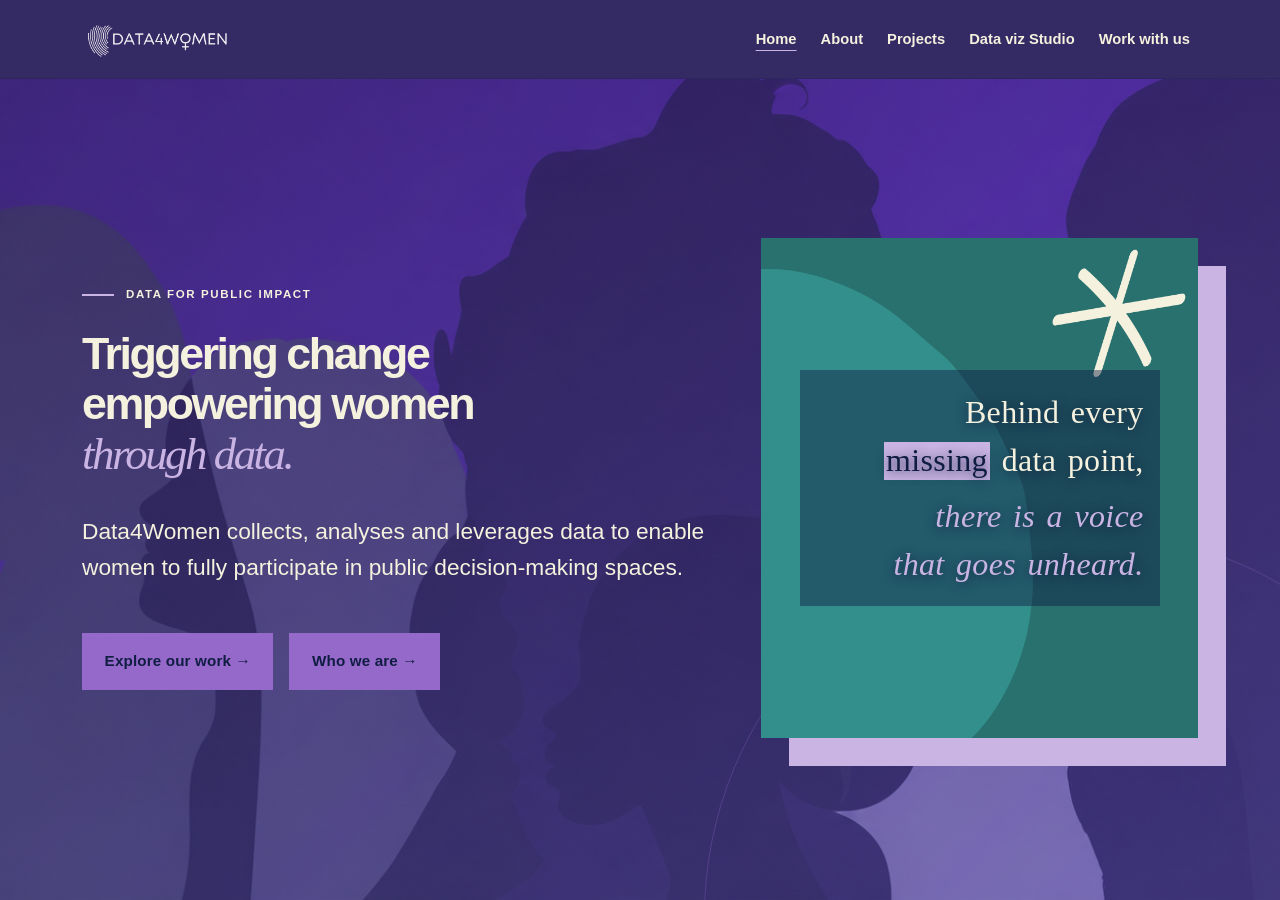
<file: index.html>
<!doctype html>
<html lang="en">
  <head>
    <meta charset="utf-8">
    <meta name="viewport" content="width=device-width, initial-scale=1">
    <meta name="description" content="Data4Women collects, analyses and turns data into action so women can fully participate in public decision-making.">
    <meta name="theme-color">
    <meta property="og:title" content="Data4Women — Evidence for equal decisions">
    <meta property="og:description" content="We make gender data visible, useful and actionable.">
    <meta property="og:type" content="website">
    <meta property="og:url" content="https://data4women-org.github.io/">
    <title>Data4Women — Evidence for equal decisions</title>
    <link rel="preconnect" href="https://cdn.jsdelivr.net" crossorigin>
    <link rel="icon" href="assets/data4women_logo.png" type="image/png">
    <link href="https://cdn.jsdelivr.net/npm/bootstrap@5.3.8/dist/css/bootstrap.min.css" rel="stylesheet" integrity="sha384-sRIl4kxILFvY47J16cr9ZwB07vP4J8+LH7qKQnuqkuIAvNWLzeN8tE5YBujZqJLB" crossorigin="anonymous">
    <link rel="stylesheet" href="style.css">
    <script src="theme-color.js" defer></script>
  </head>
  <body class="home-page">
    <a class="skip-link" href="#main-content">Skip to main content</a>

    <nav class="navbar navbar-expand-lg fixed-top" aria-label="Main navigation">
      <div class="container">
        <a class="navbar-brand" href="index.html" aria-label="Data4Women home">
          <img class="brand-logo" src="assets/data4women_logo.png" alt="Data4Women" width="2172" height="724">
        </a>
        <button class="navbar-toggler" type="button" data-bs-toggle="collapse" data-bs-target="#mainNav" aria-controls="mainNav" aria-expanded="false" aria-label="Open navigation">
          <span class="navbar-toggler-icon"></span>
        </button>
        <div class="collapse navbar-collapse" id="mainNav">
          <ul class="navbar-nav ms-auto align-items-lg-center gap-lg-2">
            <li class="nav-item"><a class="nav-link active" aria-current="page" href="index.html">Home</a></li>
            <li class="nav-item"><a class="nav-link" href="about.html">About</a></li>
            <li class="nav-item"><a class="nav-link" href="projects.html">Projects</a></li>
            <li class="nav-item"><a class="nav-link" href="data-viz.html">Data viz Studio</a></li>
            <li class="nav-item"><a class="nav-link" href="https://www.linkedin.com/company/data4women" target="_blank" rel="noopener noreferrer">Work with us</a></li>
          </ul>
        </div>
      </div>
    </nav>

    <main id="main-content">
      <header class="hero" id="top">
        <div class="container position-relative">
          <div class="row align-items-center g-5">
            <div class="col-lg-7">
              <p class="eyebrow mb-4"><span></span> Data for public impact</p>
              <h1>Triggering change<br>empowering women<br><em>through data.</em></h1>
              <p class="hero-copy">Data4Women collects, analyses and leverages data to enable women to fully participate in public decision-making spaces.</p>
              <div class="hero-actions d-flex flex-column flex-sm-row gap-3 mt-5">
                <a class="btn btn-primary btn-lg" href="projects.html">Explore our work <span aria-hidden="true">→</span></a>
                <a class="btn btn-primary btn-lg" href="about.html">Who we are <span aria-hidden="true">→</span></a>
              </div>
            </div>
            <div class="col-lg-5 hero-visual" aria-hidden="true">
              <div class="data-card">
                <!-- <div class="data-card-label">Representation gap</div> -->
                <div class="chart-field">
                  <!-- <div class="orbit orbit-one"></div>
                  <div class="orbit orbit-two"></div>
                  <div class="data-dot dot-one"></div>
                  <div class="data-dot dot-two"></div>
                  <div class="data-dot dot-three"></div>
                  <div class="data-line line-one"></div>
                  <div class="data-line line-two"></div>-->
                  <div class="chart-message" aria-label="Behind every missing data point, there is a voice that goes unheard."><span class="chart-message-line" aria-hidden="true">Behind every</span><span class="chart-message-line" aria-hidden="true"><span class="text-selection">missing</span> data point,</span><strong class="chart-message-line chart-message-accent-start" aria-hidden="true">there is a voice</strong><strong class="chart-message-line" aria-hidden="true">that goes unheard.</strong></div>
                </div>
                <!-- <div class="data-card-footer"><span>01</span><span>Visibility creates change</span></div> -->
              </div>
            </div>
          </div>
        </div>
      </header>
    </main>

    <script src="https://cdn.jsdelivr.net/npm/bootstrap@5.3.8/dist/js/bootstrap.bundle.min.js" integrity="sha384-FKyoEForCGlyvwx9Hj09JcYn3nv7wiPVlz7YYwJrWVcXK/BmnVDxM+D2scQbITxI" crossorigin="anonymous"></script>
  </body>
</html>
</file>
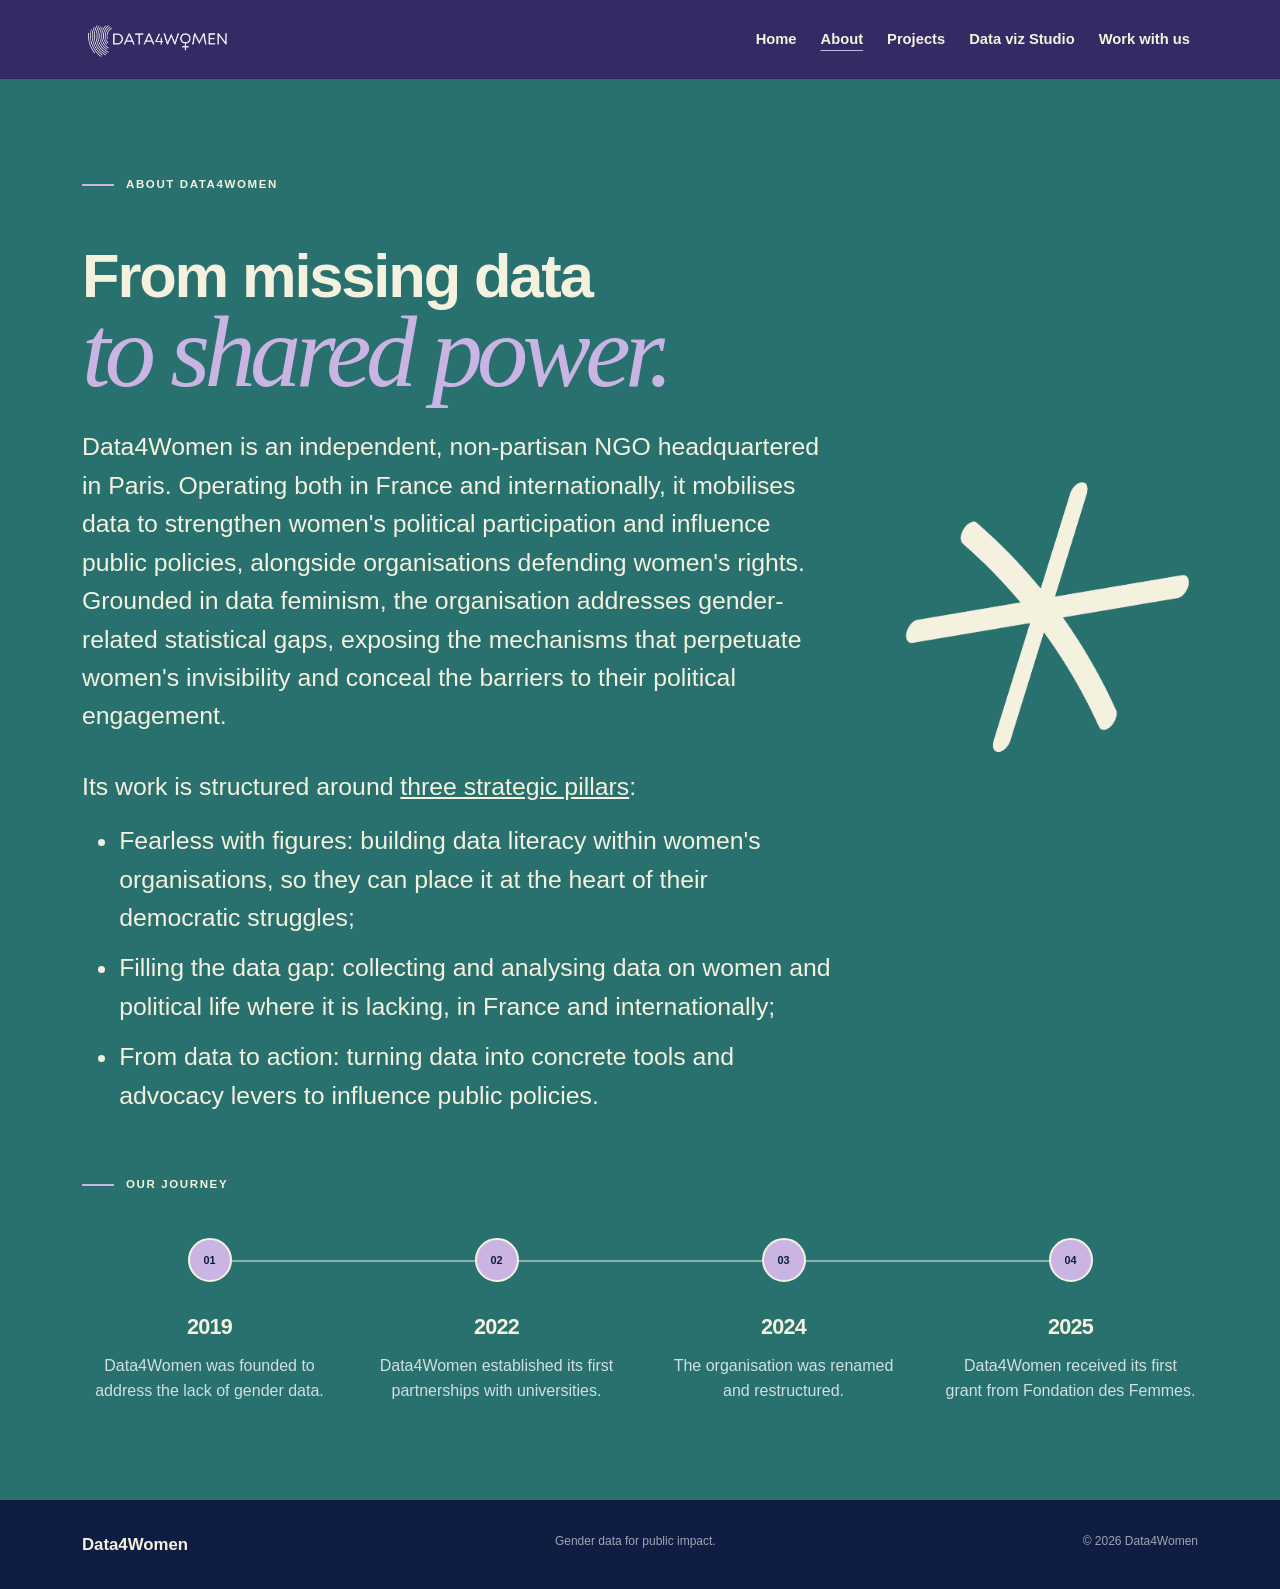
<file: about.html>
<!doctype html>
<html lang="en">
  <head>
    <meta charset="utf-8">
    <meta name="viewport" content="width=device-width, initial-scale=1">
    <meta name="description" content="About Data4Women — working at the intersection of gender, data and public decision-making.">
    <meta name="theme-color">
    <title>About — Data4Women</title>
    <link rel="icon" href="assets/data4women_logo.png" type="image/jpeg">
    <link href="https://cdn.jsdelivr.net/npm/bootstrap@5.3.8/dist/css/bootstrap.min.css" rel="stylesheet" integrity="sha384-sRIl4kxILFvY47J16cr9ZwB07vP4J8+LH7qKQnuqkuIAvNWLzeN8tE5YBujZqJLB" crossorigin="anonymous">
    <link rel="stylesheet" href="style.css">
    <script src="theme-color.js" defer></script>
  </head>
  <body>
    <a class="skip-link" href="#main-content">Skip to main content</a>
    <nav class="navbar navbar-expand-lg fixed-top" aria-label="Main navigation">
      <div class="container">
        <a class="navbar-brand" href="index.html"><img class="brand-logo" src="assets/data4women_logo.png" alt="Data4Women" width="2172" height="724"></a>
        <button class="navbar-toggler" type="button" data-bs-toggle="collapse" data-bs-target="#mainNav" aria-controls="mainNav" aria-expanded="false" aria-label="Open navigation"><span class="navbar-toggler-icon"></span></button>
        <div class="collapse navbar-collapse" id="mainNav">
          <ul class="navbar-nav ms-auto align-items-lg-center gap-lg-2">
            <li class="nav-item"><a class="nav-link" href="index.html">Home</a></li>
            <li class="nav-item"><a class="nav-link active" aria-current="page" href="about.html">About</a></li>
            <li class="nav-item"><a class="nav-link" href="projects.html">Projects</a></li>
            <li class="nav-item"><a class="nav-link" href="data-viz.html">Data viz Studio</a></li>
            <li class="nav-item"><a class="nav-link" href="https://www.linkedin.com/company/data4women" target="_blank" rel="noopener noreferrer">Work with us</a></li>
          </ul>
        </div>
      </div>
    </nav>
    <main id="main-content">
      <header class="inner-hero about-hero">
        <div class="container">
          <div class="about-intro">
            <div class="about-copy">
              <p class="eyebrow"><span></span> About Data4Women</p>
              <h1><span class="about-title-prefix">From missing data</span><br><em>to shared power.</em></h1>
              <p class="lead">Data4Women is an independent, non-partisan NGO headquartered in Paris.
                Operating both in France and internationally, it mobilises data to strengthen women's political
                participation and influence public policies, alongside organisations defending women's rights.
                Grounded in data feminism, the organisation addresses gender-related statistical gaps,
                exposing the mechanisms that perpetuate women's invisibility and conceal the barriers to their political engagement.
              </p>
              <div class="about-pillars">
                <p>Its work is structured around <span class="text-decoration-underline">three strategic pillars</span>:</p>
                <ul>
                  <li>Fearless with figures: building data literacy within women's organisations, so they can place it at the heart of their democratic struggles;</li>
                  <li>Filling the data gap: collecting and analysing data on women and political life where it is lacking, in France and internationally;</li>
                  <li>From data to action: turning data into concrete tools and advocacy levers to influence public policies.</li>
                </ul>
              </div>
            </div>
            <div class="about-sign" aria-hidden="true">
              <img src="assets/sign-transparent.png" alt="">
            </div>
          </div>
          <section class="timeline-block" aria-labelledby="timeline-title">
            <h2 class="eyebrow timeline-heading" id="timeline-title"><span></span> Our journey</h2>
            <ol class="timeline">
              <li><div class="timeline-marker">01</div><div class="timeline-content"><h3>2019</h3><p>Data4Women was founded to address the lack of gender data.</p></div></li>
              <li><div class="timeline-marker">02</div><div class="timeline-content"><h3>2022</h3><p>Data4Women established its first partnerships with universities.</p></div></li>
              <li><div class="timeline-marker">03</div><div class="timeline-content"><h3>2024</h3><p>The organisation was renamed and restructured.</p></div></li>
              <li><div class="timeline-marker">04</div><div class="timeline-content"><h3>2025</h3><p>Data4Women received its first grant from Fondation des Femmes.</p></div></li>
            </ol>
          </section>
        </div>
      </header>
    </main>
    <footer><div class="container"><div class="d-flex flex-column flex-md-row justify-content-between gap-3"><a class="footer-brand" href="index.html">Data4Women</a><p class="mb-0">Gender data for public impact.</p><p class="mb-0">© 2026 Data4Women</p></div></div></footer>
    <script src="https://cdn.jsdelivr.net/npm/bootstrap@5.3.8/dist/js/bootstrap.bundle.min.js" integrity="sha384-FKyoEForCGlyvwx9Hj09JcYn3nv7wiPVlz7YYwJrWVcXK/BmnVDxM+D2scQbITxI" crossorigin="anonymous"></script>
  </body>
</html>
</file>
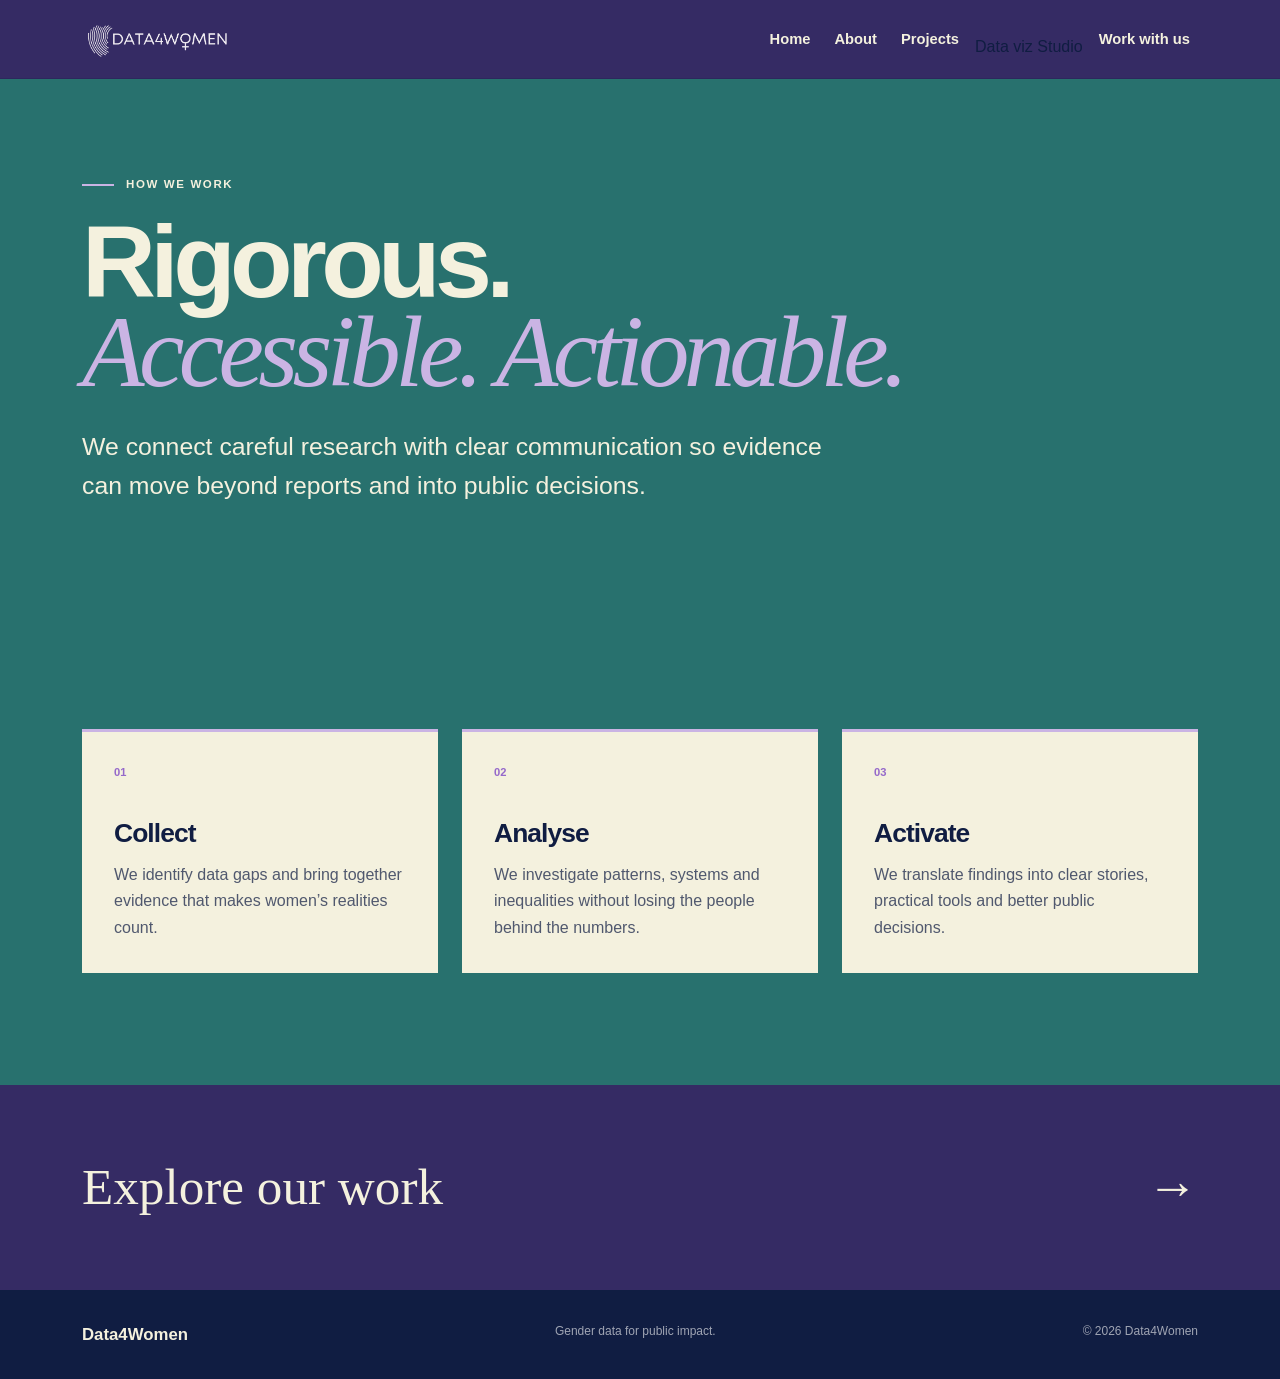
<file: approach.html>
<!doctype html>
<html lang="en">
  <head>
    <meta charset="utf-8">
    <meta name="viewport" content="width=device-width, initial-scale=1">
    <meta name="robots" content="noindex, nofollow">
    <meta name="description" content="How Data4Women collects, analyses and activates gender data for public impact.">
    <meta name="theme-color">
    <title>Our approach — Data4Women</title>
    <link rel="icon" href="assets/data4women_logo.png" type="image/png">
    <link href="https://cdn.jsdelivr.net/npm/bootstrap@5.3.8/dist/css/bootstrap.min.css" rel="stylesheet" integrity="sha384-sRIl4kxILFvY47J16cr9ZwB07vP4J8+LH7qKQnuqkuIAvNWLzeN8tE5YBujZqJLB" crossorigin="anonymous">
    <link rel="stylesheet" href="style.css">
    <script src="theme-color.js" defer></script>
  </head>
  <body>
    <a class="skip-link" href="#main-content">Skip to main content</a>
    <nav class="navbar navbar-expand-lg fixed-top" aria-label="Main navigation">
      <div class="container">
        <a class="navbar-brand" href="index.html"><img class="brand-logo" src="assets/data4women_logo.png" alt="Data4Women" width="2172" height="724"></a>
        <button class="navbar-toggler" type="button" data-bs-toggle="collapse" data-bs-target="#mainNav" aria-controls="mainNav" aria-expanded="false" aria-label="Open navigation"><span class="navbar-toggler-icon"></span></button>
        <div class="collapse navbar-collapse" id="mainNav">
          <ul class="navbar-nav ms-auto align-items-lg-center gap-lg-2">
            <li class="nav-item"><a class="nav-link" href="index.html">Home</a></li>
            <li class="nav-item"><a class="nav-link" href="about.html">About</a></li>
            <li class="nav-item"><a class="nav-link" href="projects.html">Projects</a></li>
            <li class="nav-item"><a class="nav-link" href="data-viz.html"></a>Data viz Studio</li>
            <li class="nav-item"><a class="nav-link" href="https://www.linkedin.com/company/data4women" target="_blank" rel="noopener noreferrer">Work with us</a></li>
          </ul>
        </div>
      </div>
    </nav>
    <main id="main-content">
      <header class="inner-hero">
        <div class="container">
          <p class="eyebrow"><span></span> How we work</p>
          <h1>Rigorous.<br><em>Accessible. Actionable.</em></h1>
          <p class="lead">We connect careful research with clear communication so evidence can move beyond reports and into public decisions.</p>
        </div>
      </header>
      <section class="page-content">
        <div class="container">
          <div class="row g-4">
            <div class="col-lg-4"><article class="page-card"><span>01</span><h2>Collect</h2><p>We identify data gaps and bring together evidence that makes women’s realities count.</p></article></div>
            <div class="col-lg-4"><article class="page-card"><span>02</span><h2>Analyse</h2><p>We investigate patterns, systems and inequalities without losing the people behind the numbers.</p></article></div>
            <div class="col-lg-4"><article class="page-card"><span>03</span><h2>Activate</h2><p>We translate findings into clear stories, practical tools and better public decisions.</p></article></div>
          </div>
        </div>
      </section>
      <section class="next-page"><div class="container"><a href="projects.html"><span>Explore our work</span><span aria-hidden="true">→</span></a></div></section>
    </main>
    <footer><div class="container"><div class="d-flex flex-column flex-md-row justify-content-between gap-3"><a class="footer-brand" href="index.html">Data4Women</a><p class="mb-0">Gender data for public impact.</p><p class="mb-0">© 2026 Data4Women</p></div></div></footer>
    <script src="https://cdn.jsdelivr.net/npm/bootstrap@5.3.8/dist/js/bootstrap.bundle.min.js" integrity="sha384-FKyoEForCGlyvwx9Hj09JcYn3nv7wiPVlz7YYwJrWVcXK/BmnVDxM+D2scQbITxI" crossorigin="anonymous"></script>
  </body>
</html>
</file>
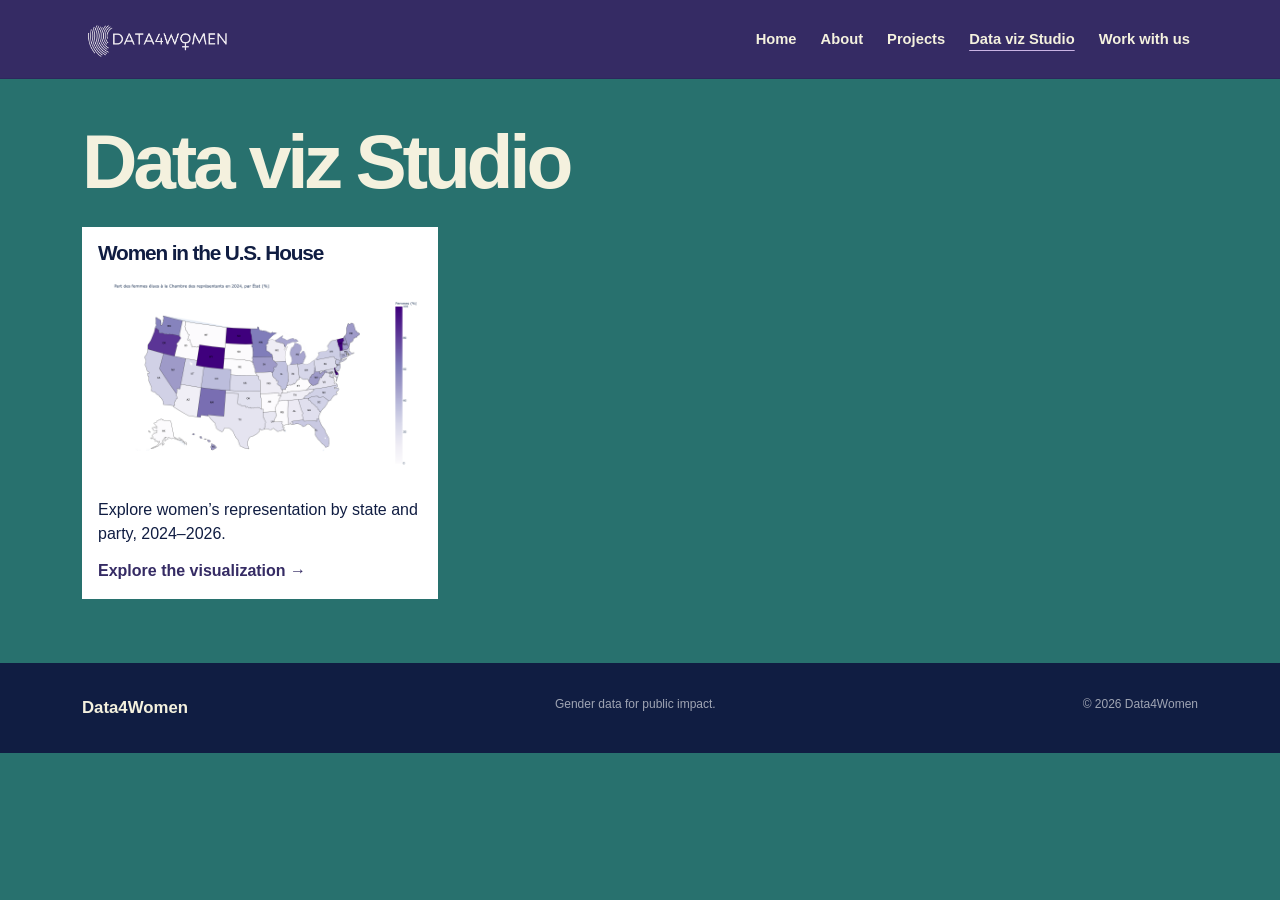
<file: data-viz.html>
<!doctype html>
<html lang="en">
  <head>
    <meta charset="utf-8">
    <meta name="viewport" content="width=device-width, initial-scale=1">
    <meta name="robots" content="noindex, nofollow">
    <meta name="description" content="Data visualizations from Data4Women.">
    <meta name="theme-color">
    <title>Data viz Studio — Data4Women</title>
    <link rel="icon" href="assets/data4women_logo.png" type="image/png">
    <link href="https://cdn.jsdelivr.net/npm/bootstrap@5.3.8/dist/css/bootstrap.min.css" rel="stylesheet" integrity="sha384-sRIl4kxILFvY47J16cr9ZwB07vP4J8+LH7qKQnuqkuIAvNWLzeN8tE5YBujZqJLB" crossorigin="anonymous">
    <link rel="stylesheet" href="style.css">
    <script src="theme-color.js" defer></script>
  </head>
  <body>
    <a class="skip-link" href="#main-content">Skip to main content</a>
    <nav class="navbar navbar-expand-lg fixed-top" aria-label="Main navigation">
      <div class="container">
        <a class="navbar-brand" href="index.html"><img class="brand-logo" src="assets/data4women_logo.png" alt="Data4Women" width="2172" height="724"></a>
        <button class="navbar-toggler" type="button" data-bs-toggle="collapse" data-bs-target="#mainNav" aria-controls="mainNav" aria-expanded="false" aria-label="Open navigation"><span class="navbar-toggler-icon"></span></button>
        <div class="collapse navbar-collapse" id="mainNav">
          <ul class="navbar-nav ms-auto align-items-lg-center gap-lg-2">
            <li class="nav-item"><a class="nav-link" href="index.html">Home</a></li>
            <li class="nav-item"><a class="nav-link" href="about.html">About</a></li>
            <li class="nav-item"><a class="nav-link" href="projects.html">Projects</a></li>
            <li class="nav-item"><a class="nav-link active" aria-current="page" href="data-viz.html">Data viz Studio</a></li>
            <li class="nav-item"><a class="nav-link" href="https://www.linkedin.com/company/data4women" target="_blank" rel="noopener noreferrer">Work with us</a></li>
          </ul>
        </div>
      </div>
    </nav>
    <main id="main-content">
      <header class="inner-hero viz-hero">
        <div class="container">
          <h1>Data viz Studio</h1>
        </div>
      </header>
      <section class="container viz-gallery" aria-label="Visualizations">
        <ul class="row row-cols-1 row-cols-md-2 row-cols-lg-3 g-4 list-unstyled mb-0">
          <li class="col">
            <a class="viz-card" href="women-in-us-house.html">
              <h2>Women in the U.S. House</h2>
              <img class="viz-preview" src="assets/usa-women-2024.png" width="2800" height="1800" alt="">
              <p>Explore women’s representation by state and party, 2024–2026.</p>
              <span class="viz-card-action">Explore the visualization <span aria-hidden="true">→</span></span>
            </a>
          </li>
        </ul>
      </section>
    </main>
    <footer><div class="container"><div class="d-flex flex-column flex-md-row justify-content-between gap-3"><a class="footer-brand" href="index.html">Data4Women</a><p class="mb-0">Gender data for public impact.</p><p class="mb-0">© 2026 Data4Women</p></div></div></footer>
    <script src="https://cdn.jsdelivr.net/npm/bootstrap@5.3.8/dist/js/bootstrap.bundle.min.js" integrity="sha384-FKyoEForCGlyvwx9Hj09JcYn3nv7wiPVlz7YYwJrWVcXK/BmnVDxM+D2scQbITxI" crossorigin="anonymous"></script>
  </body>
</html>
</file>
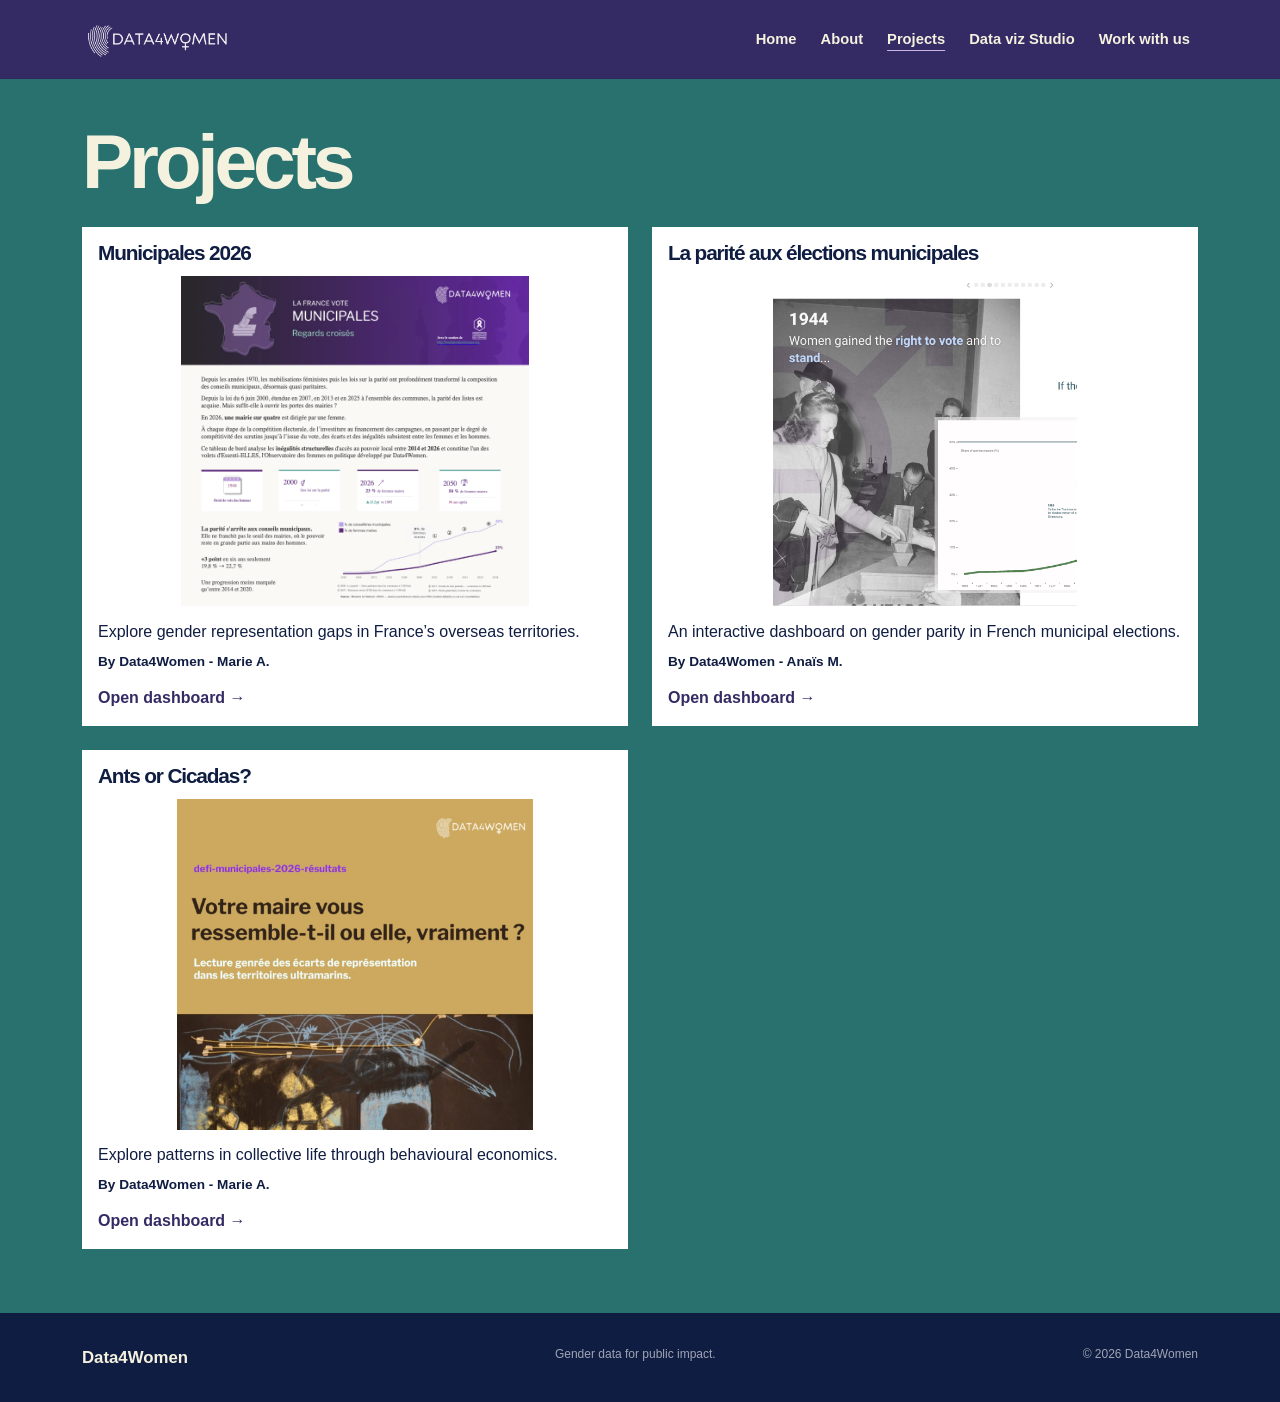
<file: projects.html>
<!doctype html>
<html lang="en">
  <head>
    <meta charset="utf-8">
    <meta name="viewport" content="width=device-width, initial-scale=1">
    <meta name="robots" content="noindex, nofollow">
    <meta name="description" content="Explore Data4Women projects and interactive dashboards.">
    <meta name="theme-color">
    <title>Projects — Data4Women</title>
    <link rel="icon" href="assets/data4women_logo.png" type="image/png">
    <link href="https://cdn.jsdelivr.net/npm/bootstrap@5.3.8/dist/css/bootstrap.min.css" rel="stylesheet" integrity="sha384-sRIl4kxILFvY47J16cr9ZwB07vP4J8+LH7qKQnuqkuIAvNWLzeN8tE5YBujZqJLB" crossorigin="anonymous">
    <link rel="stylesheet" href="style.css">
    <script src="theme-color.js" defer></script>
  </head>
  <body>
    <a class="skip-link" href="#main-content">Skip to main content</a>
    <nav class="navbar navbar-expand-lg fixed-top" aria-label="Main navigation">
      <div class="container">
        <a class="navbar-brand" href="index.html"><img class="brand-logo" src="assets/data4women_logo.png" alt="Data4Women" width="2172" height="724"></a>
        <button class="navbar-toggler" type="button" data-bs-toggle="collapse" data-bs-target="#mainNav" aria-controls="mainNav" aria-expanded="false" aria-label="Open navigation"><span class="navbar-toggler-icon"></span></button>
        <div class="collapse navbar-collapse" id="mainNav">
          <ul class="navbar-nav ms-auto align-items-lg-center gap-lg-2">
            <li class="nav-item"><a class="nav-link" href="index.html">Home</a></li>
            <li class="nav-item"><a class="nav-link" href="about.html">About</a></li>
            <li class="nav-item"><a class="nav-link active" aria-current="page" href="projects.html">Projects</a></li>
            <li class="nav-item"><a class="nav-link" href="data-viz.html">Data viz Studio</a></li>
            <li class="nav-item"><a class="nav-link" href="https://www.linkedin.com/company/data4women" target="_blank" rel="noopener noreferrer">Work with us</a></li>
          </ul>
        </div>
      </div>
    </nav>
    <main id="main-content">
      <header class="inner-hero viz-hero">
        <div class="container">
          <h1>Projects</h1>
        </div>
      </header>
      <section class="container viz-gallery" aria-label="Projects">
        <ul class="row row-cols-1 row-cols-md-2 g-4 list-unstyled mb-0">
          <li class="col">
            <a class="viz-card" href="projects/municipales-2026.html">
              <h2>Municipales 2026</h2>
              <img class="viz-preview" src="assets/muni.png" width="542" height="590" alt="" loading="lazy">
              <p>Explore gender representation gaps in France’s overseas territories.<small class="viz-card-author"><strong>By Data4Women -  Marie A.</strong></small></p>
              <span class="viz-card-action">Open dashboard <span aria-hidden="true">→</span></span>
            </a>
          </li>
          <li class="col">
            <a class="viz-card" href="projects/parite-elections-municipales.html">
              <h2 lang="fr">La parité aux élections municipales</h2>
              <img class="viz-preview" src="assets/elections.png" width="542" height="590" alt="" loading="lazy">
              <p>An interactive dashboard on gender parity in French municipal elections.<small class="viz-card-author"><strong>By Data4Women -  Anaïs M.</strong></small></p>
              <span class="viz-card-action">Open dashboard <span aria-hidden="true">→</span></span>
            </a>
          </li>
          <li class="col">
            <a class="viz-card" href="projects/ants-or-cicadas.html">
              <h2>Ants or Cicadas?</h2>
              <img class="viz-preview" src="assets/ants.png" width="542" height="590" alt="" loading="lazy">
              <p>Explore patterns in collective life through behavioural economics.<small class="viz-card-author"><strong>By Data4Women -  Marie A.</strong></small></p>
              <span class="viz-card-action">Open dashboard <span aria-hidden="true">→</span></span>
            </a>
          </li>
        </ul>
      </section>
    </main>
    <footer><div class="container"><div class="d-flex flex-column flex-md-row justify-content-between gap-3"><a class="footer-brand" href="index.html">Data4Women</a><p class="mb-0">Gender data for public impact.</p><p class="mb-0">© 2026 Data4Women</p></div></div></footer>
    <script src="https://cdn.jsdelivr.net/npm/bootstrap@5.3.8/dist/js/bootstrap.bundle.min.js" integrity="sha384-FKyoEForCGlyvwx9Hj09JcYn3nv7wiPVlz7YYwJrWVcXK/BmnVDxM+D2scQbITxI" crossorigin="anonymous"></script>
  </body>
</html>
</file>
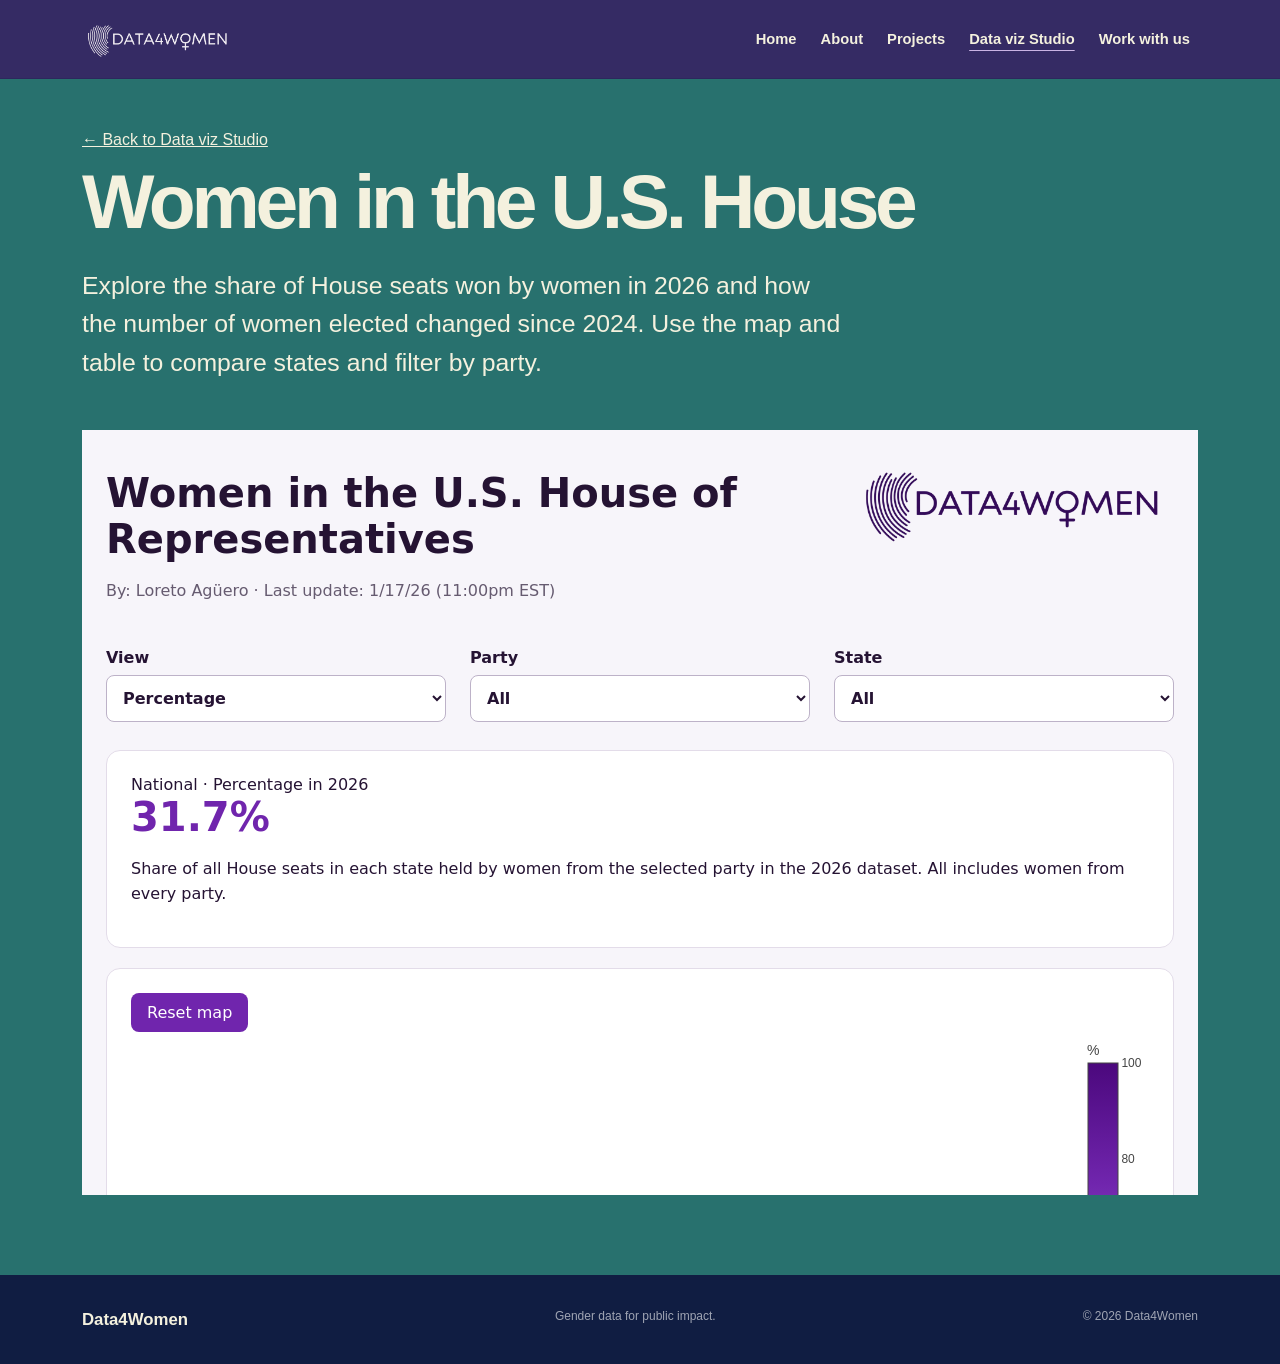
<file: women-in-us-house.html>
<!doctype html>
<html lang="en">
  <head>
    <meta charset="utf-8">
    <meta name="viewport" content="width=device-width, initial-scale=1">
    <meta name="robots" content="noindex, nofollow">
    <meta name="description" content="Explore women’s representation in the U.S. House by state and party.">
    <meta name="theme-color">
    <title>Women in the U.S. House — Data4Women</title>
    <link rel="icon" href="assets/data4women_logo.png" type="image/png">
    <link href="https://cdn.jsdelivr.net/npm/bootstrap@5.3.8/dist/css/bootstrap.min.css" rel="stylesheet" integrity="sha384-sRIl4kxILFvY47J16cr9ZwB07vP4J8+LH7qKQnuqkuIAvNWLzeN8tE5YBujZqJLB" crossorigin="anonymous">
    <link rel="stylesheet" href="style.css">
    <script src="theme-color.js" defer></script>
  </head>
  <body>
    <a class="skip-link" href="#main-content">Skip to main content</a>
    <nav class="navbar navbar-expand-lg fixed-top" aria-label="Main navigation">
      <div class="container">
        <a class="navbar-brand" href="index.html"><img class="brand-logo" src="assets/data4women_logo.png" alt="Data4Women" width="2172" height="724"></a>
        <button class="navbar-toggler" type="button" data-bs-toggle="collapse" data-bs-target="#mainNav" aria-controls="mainNav" aria-expanded="false" aria-label="Open navigation"><span class="navbar-toggler-icon"></span></button>
        <div class="collapse navbar-collapse" id="mainNav">
          <ul class="navbar-nav ms-auto align-items-lg-center gap-lg-2">
            <li class="nav-item"><a class="nav-link" href="index.html">Home</a></li>
            <li class="nav-item"><a class="nav-link" href="about.html">About</a></li>
            <li class="nav-item"><a class="nav-link" href="projects.html">Projects</a></li>
            <li class="nav-item"><a class="nav-link active" href="data-viz.html">Data viz Studio</a></li>
            <li class="nav-item"><a class="nav-link" href="https://www.linkedin.com/company/data4women" target="_blank" rel="noopener noreferrer">Work with us</a></li>
          </ul>
        </div>
      </div>
    </nav>
    <main id="main-content" class="container viz-gallery">
      <header class="inner-hero viz-hero">
        <a class="viz-back" href="data-viz.html">← Back to Data viz Studio</a>
        <h1>Women in the U.S. House</h1>
        <p class="lead">Explore the share of House seats won by women in 2026 and how the number of women elected changed since 2024. Use the map and table to compare states and filter by party.</p>
      </header>
      <section aria-label="U.S. House dashboard">
        <iframe class="viz-dashboard" title="Women in the U.S. House interactive dashboard" src="assets/women-in-elections-usa/index.html"></iframe>
      </section>
    </main>
    <footer><div class="container"><div class="d-flex flex-column flex-md-row justify-content-between gap-3"><a class="footer-brand" href="index.html">Data4Women</a><p class="mb-0">Gender data for public impact.</p><p class="mb-0">© 2026 Data4Women</p></div></div></footer>
    <script src="https://cdn.jsdelivr.net/npm/bootstrap@5.3.8/dist/js/bootstrap.bundle.min.js" integrity="sha384-FKyoEForCGlyvwx9Hj09JcYn3nv7wiPVlz7YYwJrWVcXK/BmnVDxM+D2scQbITxI" crossorigin="anonymous"></script>
  </body>
</html>
</file>
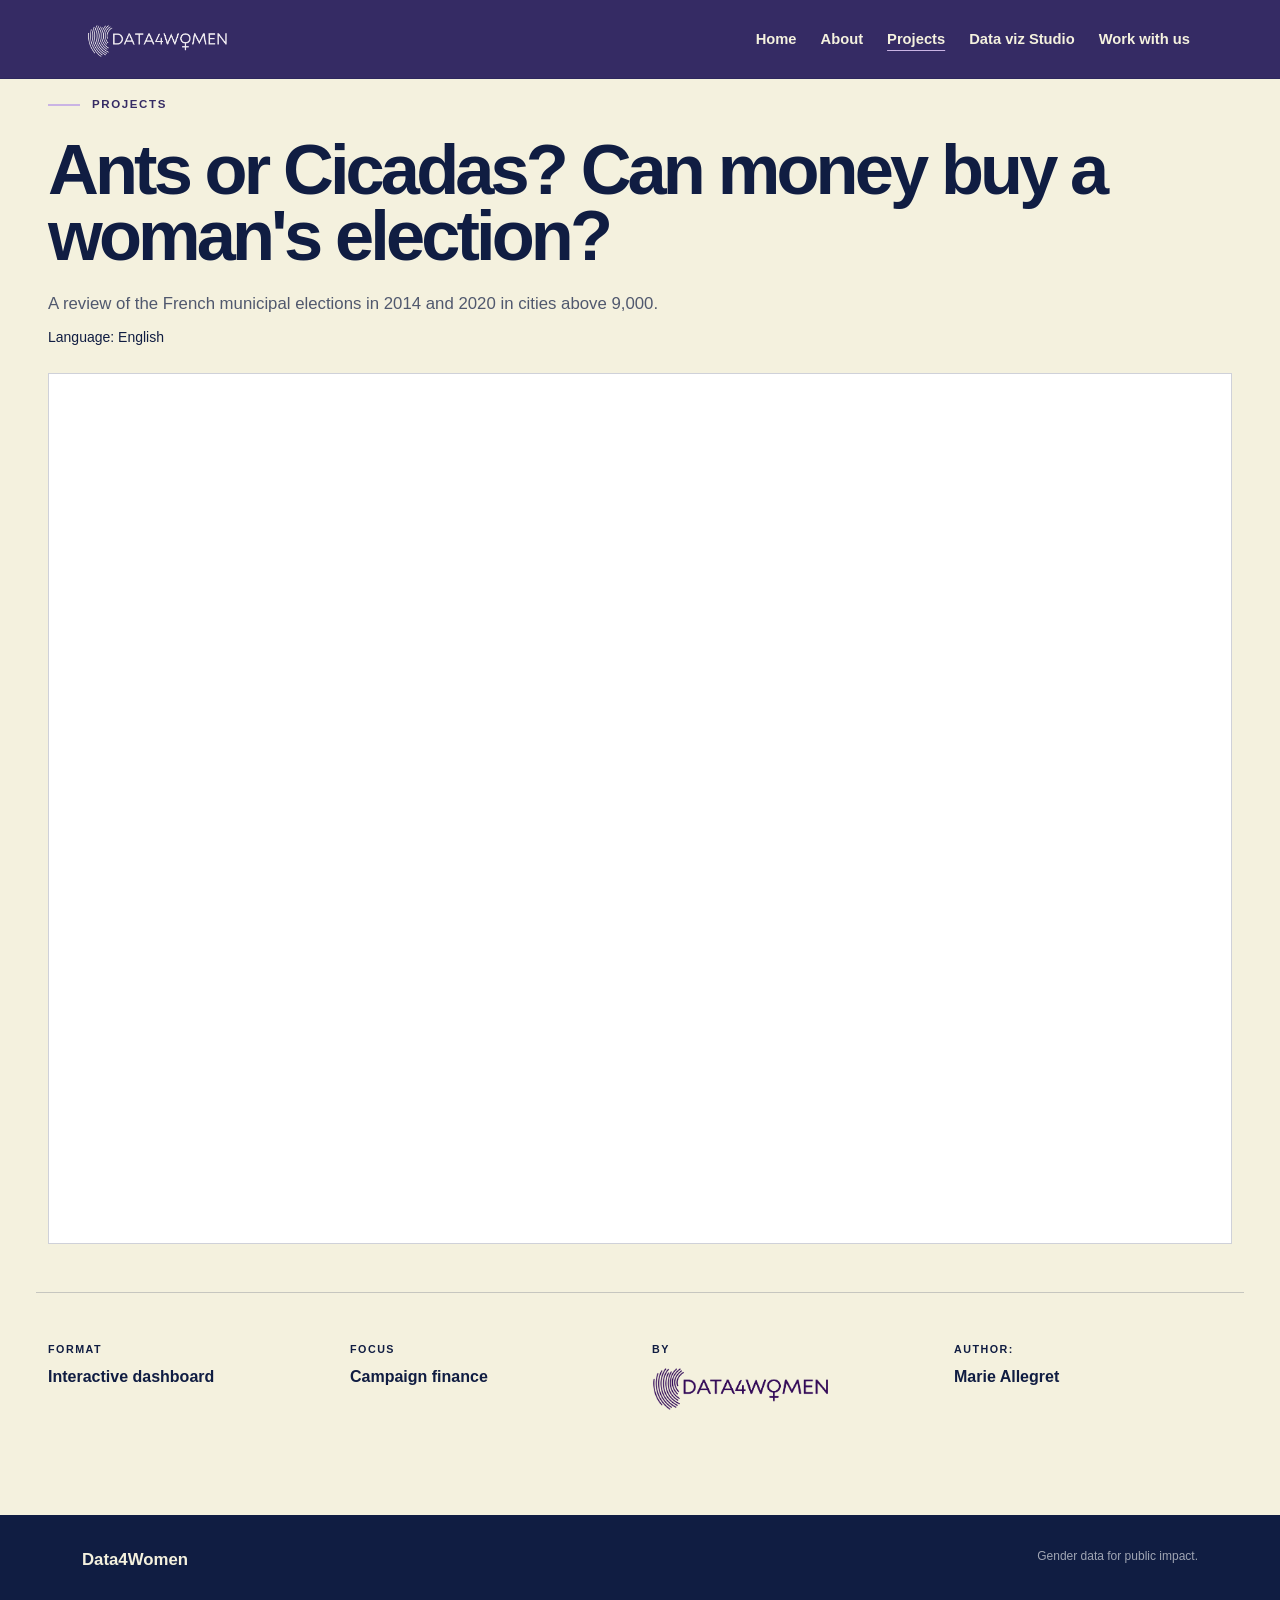
<file: projects/ants-or-cicadas.html>
<!doctype html>
<html lang="en">
  <head>
    <meta charset="utf-8">
    <meta name="viewport" content="width=device-width, initial-scale=1">
    <meta name="description" content="Ants or Cicadas? — a Data4Women research project.">
    <meta name="theme-color">
    <title>Ants or Cicadas? — Data4Women</title>
    <link rel="icon" href="../assets/data4women_logo.png" type="image/png">
    <link href="https://cdn.jsdelivr.net/npm/bootstrap@5.3.8/dist/css/bootstrap.min.css" rel="stylesheet" integrity="sha384-sRIl4kxILFvY47J16cr9ZwB07vP4J8+LH7qKQnuqkuIAvNWLzeN8tE5YBujZqJLB" crossorigin="anonymous">
    <link rel="stylesheet" href="../style.css">
    <script src="../theme-color.js" defer></script>
    <style>
      .project-meta { margin-top: 3rem; padding-top: 1.5rem; border-top: 1px solid var(--line); color: var(--ink); }
      .project-meta span { display: block; margin-bottom: .5rem; font-size: .67rem; font-weight: 800; letter-spacing: .14em; text-transform: uppercase; }
      .dashboard-section { padding: 6rem 0; background: var(--white); }
      .dashboard-description { max-width: 720px; margin: 1.25rem 0 0; color: var(--ink-72); font-size: 1.05rem; line-height: 1.65; }
      .dashboard-frame { height: clamp(850px, 68vw, 1150px); margin-top: 1.5rem; overflow: hidden; border: 1px solid var(--line); background: var(--pure-white); }
      .dashboard-frame iframe { width: 100%; height: 100%; border: 0; }
      @media (max-width: 575.98px) { .dashboard-frame { height: 900px; } }
    </style>
  </head>
  <body>
    <a class="skip-link" href="#project">Skip to main content</a>
    <nav class="navbar navbar-expand-lg fixed-top" aria-label="Main navigation">
      <div class="container">
        <a class="navbar-brand" href="../index.html"><img class="brand-logo" src="../assets/data4women_logo.png" alt="Data4Women" width="2172" height="724"></a>
        <button class="navbar-toggler" type="button" data-bs-toggle="collapse" data-bs-target="#mainNav" aria-controls="mainNav" aria-expanded="false" aria-label="Open navigation"><span class="navbar-toggler-icon"></span></button>
        <div class="collapse navbar-collapse" id="mainNav">
          <ul class="navbar-nav ms-auto align-items-lg-center gap-lg-2">
            <li class="nav-item"><a class="nav-link" href="../index.html">Home</a></li>
            <li class="nav-item"><a class="nav-link" href="../about.html">About</a></li>
            <li class="nav-item"><a class="nav-link active" href="../projects.html">Projects</a></li>
            <li class="nav-item"><a class="nav-link" href="../data-viz.html">Data viz Studio</a></li>
            <li class="nav-item"><a class="nav-link" href="https://www.linkedin.com/company/data4women" target="_blank" rel="noopener noreferrer">Work with us</a></li>
          </ul>
        </div>
      </div>
    </nav>
    <main class="dashboard-section" id="project" aria-labelledby="dashboard-title">
      <div class="container-fluid px-3 px-lg-5">
        <p class="eyebrow"><span></span> Projects</p>
        <h2 id="dashboard-title">Ants or Cicadas? Can money buy a woman's election?</h2>
        <p class="dashboard-description">A review of the French
municipal elections in 2014 and 2020 in cities above 9,000.</p>
        <p class="mt-2 mb-0"><small>Language: English</small></p>
        <div class="dashboard-frame">
          <iframe src="https://public.tableau.com/views/2020AntsorCicadas/AntsorCicadas?:showVizHome=no" title="Ants or Cicadas interactive Tableau dashboard" loading="lazy" allowfullscreen></iframe>
        </div>
        <div class="project-meta row g-4">
          <div class="col-sm-6 col-lg-3"><span>Format</span><strong>Interactive dashboard</strong></div>
          <div class="col-sm-6 col-lg-3"><span>Focus</span><strong>Campaign finance</strong></div>
          <div class="col-sm-6 col-lg-3"><span>By</span><img class="project-author-logo" src="../assets/data4women_logo_dark.png" alt="Data4Women" width="2172" height="724" loading="lazy"></div>
          <div class="col-sm-6 col-lg-3"><span>Author:</span><strong>Marie Allegret</strong></div>
        </div>
      </div>
    </main>
    <footer><div class="container"><div class="d-flex justify-content-between"><a class="footer-brand" href="../index.html">Data4Women</a><p class="mb-0">Gender data for public impact.</p></div></div></footer>
    <script src="https://cdn.jsdelivr.net/npm/bootstrap@5.3.8/dist/js/bootstrap.bundle.min.js" integrity="sha384-FKyoEForCGlyvwx9Hj09JcYn3nv7wiPVlz7YYwJrWVcXK/BmnVDxM+D2scQbITxI" crossorigin="anonymous"></script>
  </body>
</html>
</file>
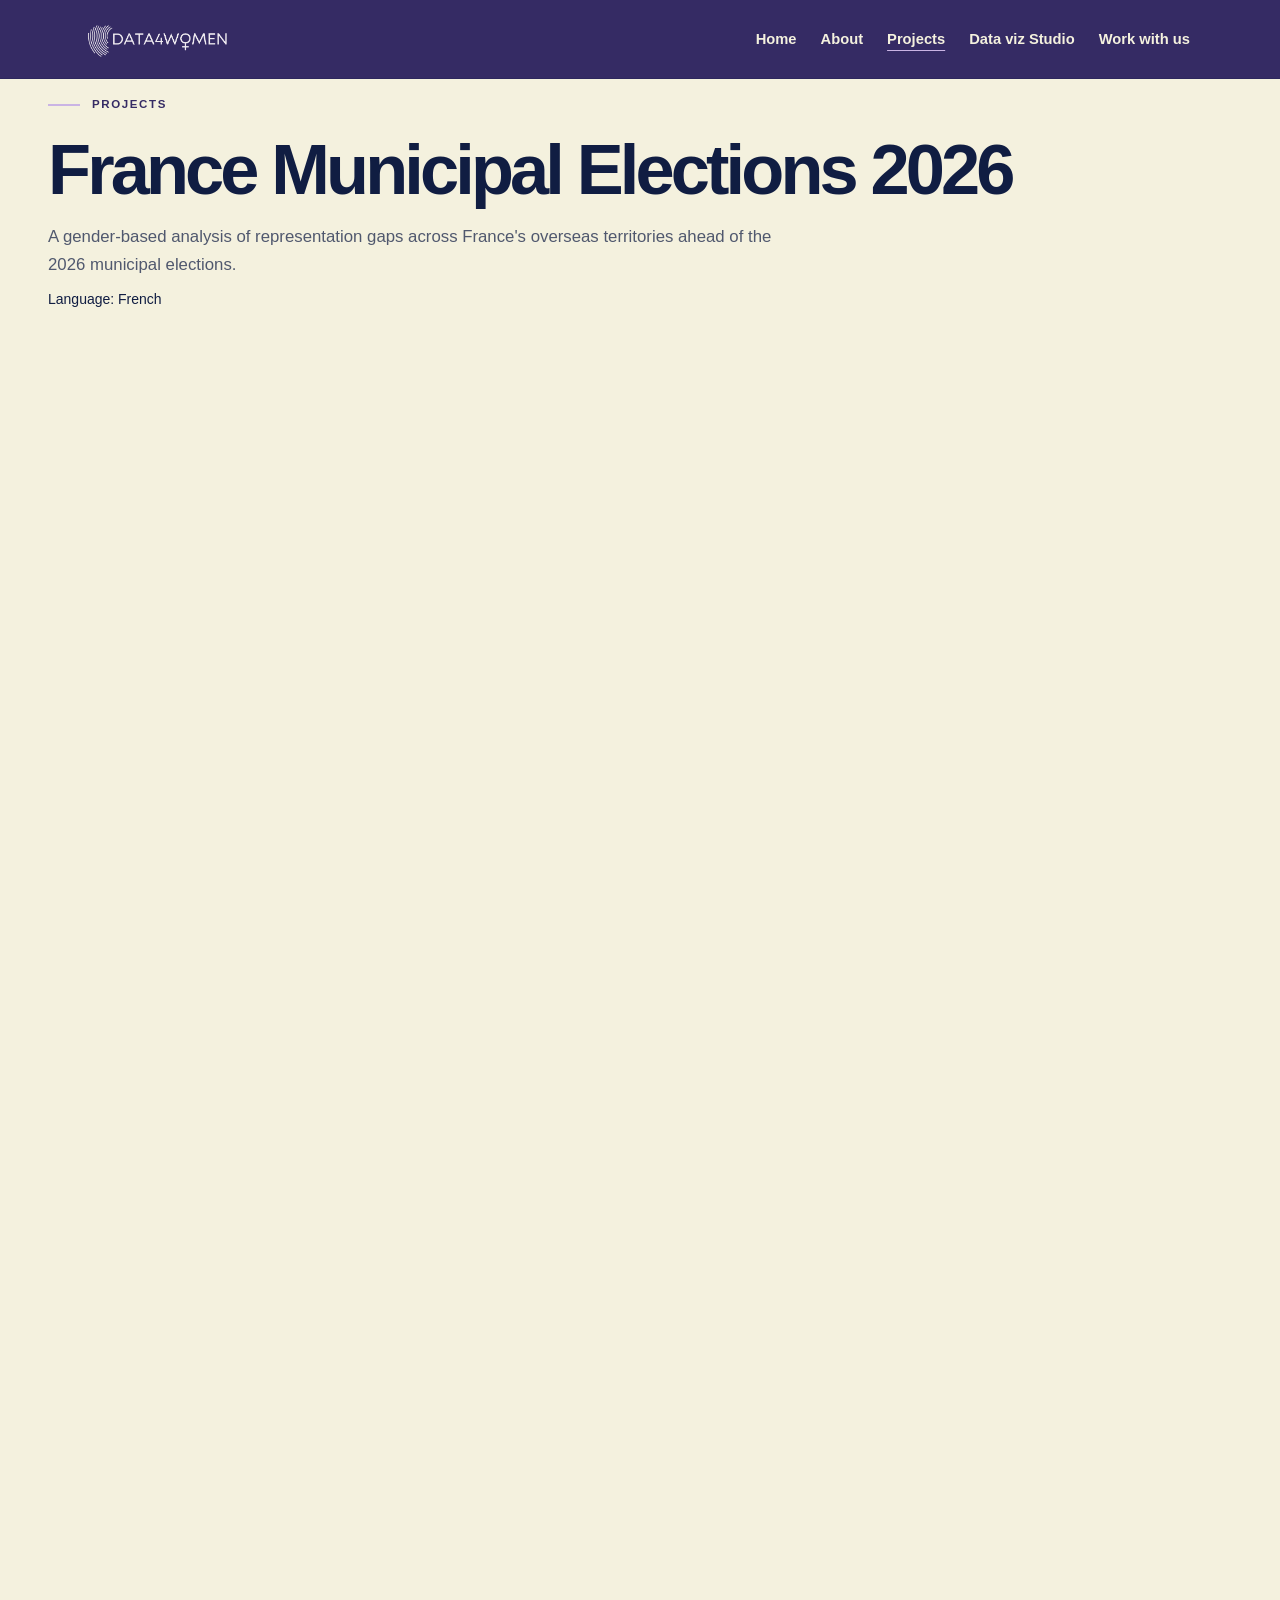
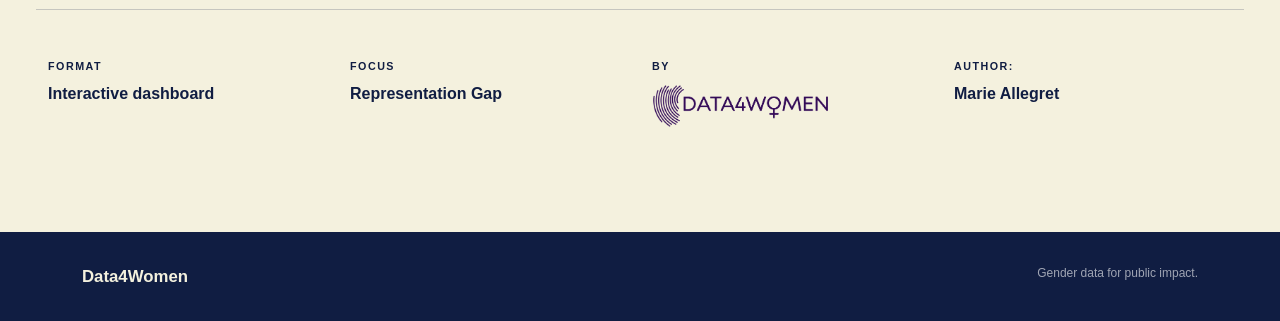
<file: projects/municipales-2026.html>
<!doctype html>
<html lang="en">
  <head>
    <meta charset="utf-8">
    <meta name="viewport" content="width=device-width, initial-scale=1">
    <meta name="description" content="Municipales 2026 — a Data4Women interactive research project on gender representation in France's overseas territories.">
    <meta name="theme-color">
    <title>Municipales 2026 — Data4Women</title>
    <link rel="icon" href="../assets/data4women_logo.png" type="image/png">
    <link href="https://cdn.jsdelivr.net/npm/bootstrap@5.3.8/dist/css/bootstrap.min.css" rel="stylesheet" integrity="sha384-sRIl4kxILFvY47J16cr9ZwB07vP4J8+LH7qKQnuqkuIAvNWLzeN8tE5YBujZqJLB" crossorigin="anonymous">
    <link rel="stylesheet" href="../style.css">
    <script src="../theme-color.js" defer></script>
    <style>
      .project-meta { margin-top: 3rem; padding-top: 1.5rem; border-top: 1px solid var(--line); color: var(--ink); }
      .project-meta span { display: block; margin-bottom: .5rem; font-size: .67rem; font-weight: 800; letter-spacing: .14em; text-transform: uppercase; }
      .dashboard-section { padding: 6rem 0; background: var(--white); }
      .dashboard-description { max-width: 760px; margin: 1.25rem 0 0; color: var(--ink-72); font-size: 1.05rem; line-height: 1.65; }
      .dashboard-frame { width: 100%; max-width: 899px; height: 1226px; margin-top: 1.5rem; overflow: hidden; border: 0; background: var(--transparent); }
      .dashboard-frame iframe { display: block; width: 100%; height: 100%; border: 0; }
    </style>
  </head>
  <body>
    <a class="skip-link" href="#project">Skip to main content</a>
    <nav class="navbar navbar-expand-lg fixed-top" aria-label="Main navigation">
      <div class="container">
        <a class="navbar-brand" href="../index.html"><img class="brand-logo" src="../assets/data4women_logo.png" alt="Data4Women" width="2172" height="724"></a>
        <button class="navbar-toggler" type="button" data-bs-toggle="collapse" data-bs-target="#mainNav" aria-controls="mainNav" aria-expanded="false" aria-label="Open navigation"><span class="navbar-toggler-icon"></span></button>
        <div class="collapse navbar-collapse" id="mainNav">
          <ul class="navbar-nav ms-auto align-items-lg-center gap-lg-2">
            <li class="nav-item"><a class="nav-link" href="../index.html">Home</a></li>
            <li class="nav-item"><a class="nav-link" href="../about.html">About</a></li>
            <li class="nav-item"><a class="nav-link active" href="../projects.html">Projects</a></li>
            <li class="nav-item"><a class="nav-link" href="../data-viz.html">Data viz Studio</a></li>
            <li class="nav-item"><a class="nav-link" href="https://www.linkedin.com/company/data4women" target="_blank" rel="noopener noreferrer">Work with us</a></li>
          </ul>
        </div>
      </div>
    </nav>
    <main class="dashboard-section" id="project" aria-labelledby="dashboard-title">
      <div class="container-fluid px-3 px-lg-5">
        <p class="eyebrow"><span></span> Projects</p>
        <h2 id="dashboard-title">France Municipal Elections 2026</h2>
        <p class="dashboard-description">A gender-based analysis of representation gaps across France's overseas territories ahead of the 2026 municipal elections.</p>
        <p class="mt-2 mb-0"><small>Language: French</small></p>
        <div class="dashboard-frame">
          <iframe src="https://public.tableau.com/views/2026Dfi_Municipales2026/Histoire1?:showVizHome=no" title="Municipales 2026 interactive Tableau dashboard" loading="lazy" allowfullscreen></iframe>
        </div>
        <div class="project-meta row g-4">
          <div class="col-sm-6 col-lg-3"><span>Format</span><strong>Interactive dashboard</strong></div>
          <div class="col-sm-6 col-lg-3"><span>Focus</span><strong>Representation Gap</strong></div>
          <div class="col-sm-6 col-lg-3"><span>By</span><img class="project-author-logo" src="../assets/data4women_logo_dark.png" alt="Data4Women" width="2172" height="724" loading="lazy"></div>
          <div class="col-sm-6 col-lg-3"><span>Author:</span><strong>Marie Allegret</strong></div>
        </div>
      </div>
    </main>
    <footer><div class="container"><div class="d-flex justify-content-between"><a class="footer-brand" href="../index.html">Data4Women</a><p class="mb-0">Gender data for public impact.</p></div></div></footer>
    <script src="https://cdn.jsdelivr.net/npm/bootstrap@5.3.8/dist/js/bootstrap.bundle.min.js" integrity="sha384-FKyoEForCGlyvwx9Hj09JcYn3nv7wiPVlz7YYwJrWVcXK/BmnVDxM+D2scQbITxI" crossorigin="anonymous"></script>
  </body>
</html>
</file>
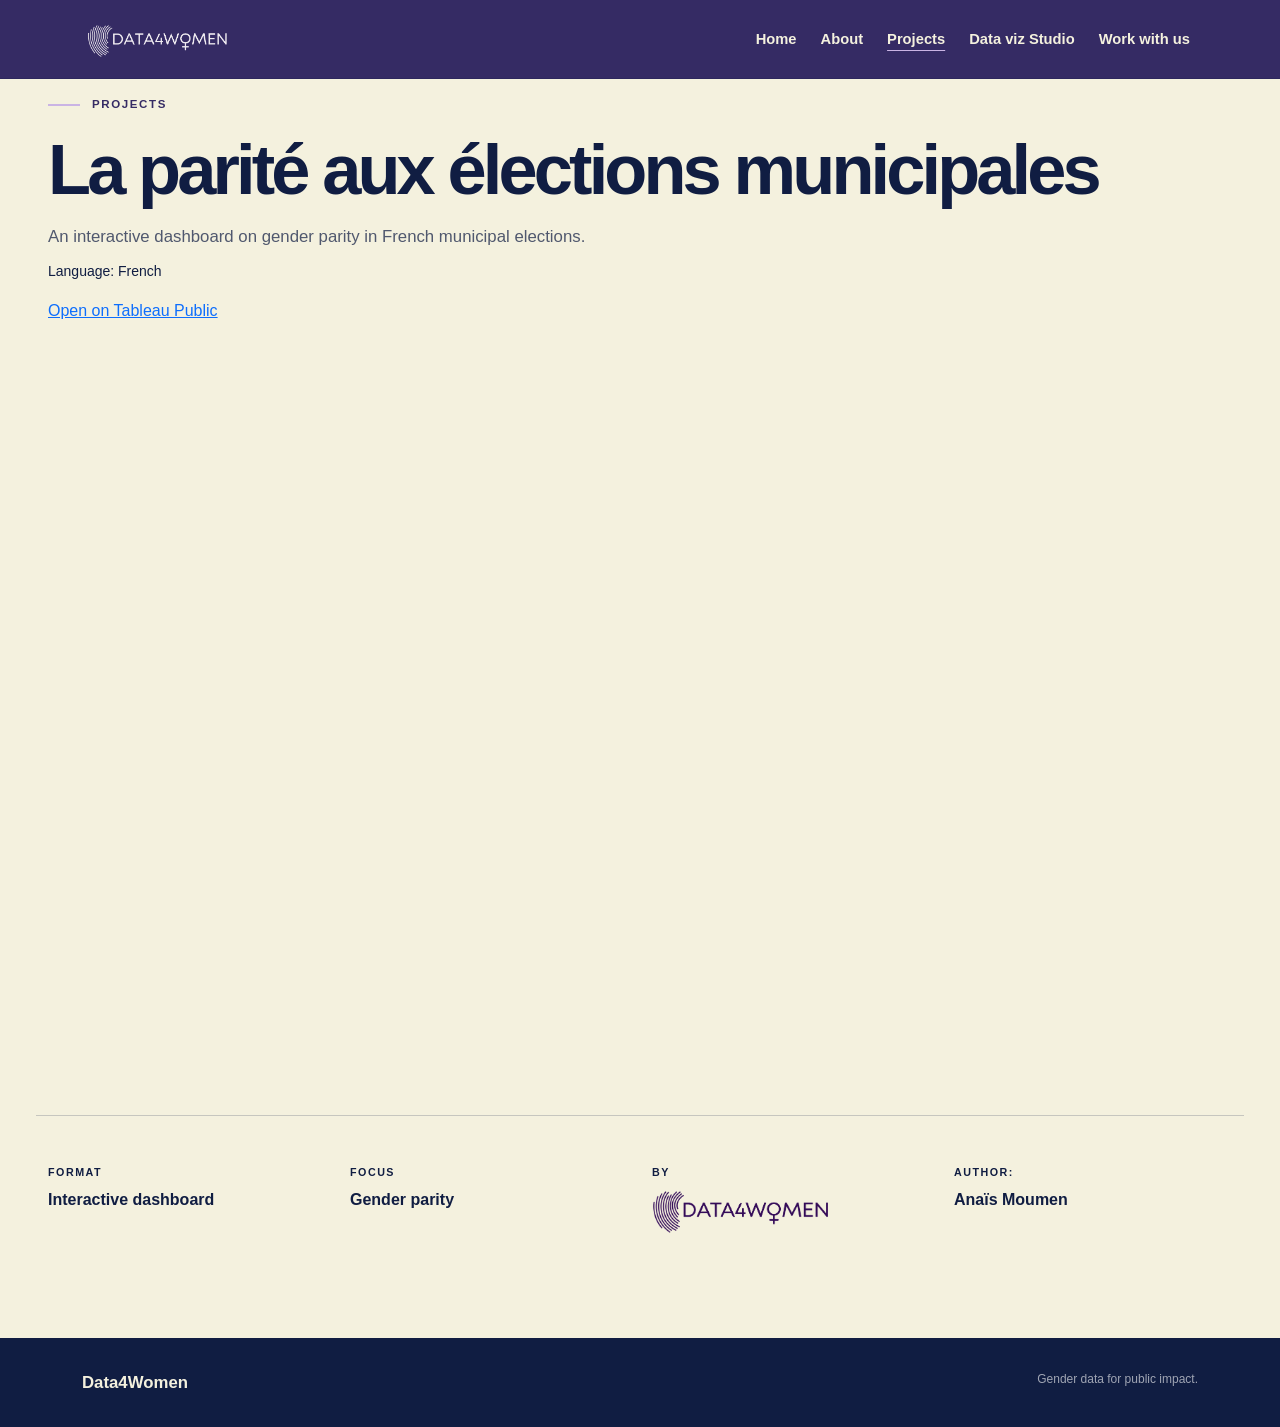
<file: projects/parite-elections-municipales.html>
<!doctype html>
<html lang="en">
  <head>
    <meta charset="utf-8">
    <meta name="viewport" content="width=device-width, initial-scale=1">
    <meta name="description" content="An interactive dashboard on gender parity in French municipal elections.">
    <meta name="theme-color">
    <title>La parité aux élections municipales — Data4Women</title>
    <link rel="icon" href="../assets/data4women_logo.png" type="image/png">
    <link href="https://cdn.jsdelivr.net/npm/bootstrap@5.3.8/dist/css/bootstrap.min.css" rel="stylesheet" integrity="sha384-sRIl4kxILFvY47J16cr9ZwB07vP4J8+LH7qKQnuqkuIAvNWLzeN8tE5YBujZqJLB" crossorigin="anonymous">
    <link rel="stylesheet" href="../style.css">
    <script src="../theme-color.js" defer></script>
    <style>
      .project-meta { margin-top: 3rem; padding-top: 1.5rem; border-top: 1px solid var(--line); color: var(--ink); }
      .project-meta span { display: block; margin-bottom: .5rem; font-size: .67rem; font-weight: 800; letter-spacing: .14em; text-transform: uppercase; }
      .dashboard-section { padding: 6rem 0; background: var(--white); }
      .dashboard-description { max-width: 760px; margin: 1.25rem 0 0; color: var(--ink-72); font-size: 1.05rem; line-height: 1.65; }
      .dashboard-frame { width: 100%; height: max(36rem, 80vh); margin-top: 1.5rem; overflow: hidden; border: 0; background: var(--transparent); }
      .dashboard-frame iframe { display: block; width: 100%; height: 100%; border: 0; }
    </style>
  </head>
  <body>
    <a class="skip-link" href="#project">Skip to main content</a>
    <nav class="navbar navbar-expand-lg fixed-top" aria-label="Main navigation">
      <div class="container">
        <a class="navbar-brand" href="../index.html"><img class="brand-logo" src="../assets/data4women_logo.png" alt="Data4Women" width="2172" height="724"></a>
        <button class="navbar-toggler" type="button" data-bs-toggle="collapse" data-bs-target="#mainNav" aria-controls="mainNav" aria-expanded="false" aria-label="Open navigation"><span class="navbar-toggler-icon"></span></button>
        <div class="collapse navbar-collapse" id="mainNav">
          <ul class="navbar-nav ms-auto align-items-lg-center gap-lg-2">
            <li class="nav-item"><a class="nav-link" href="../index.html">Home</a></li>
            <li class="nav-item"><a class="nav-link" href="../about.html">About</a></li>
            <li class="nav-item"><a class="nav-link active" href="../projects.html">Projects</a></li>
            <li class="nav-item"><a class="nav-link" href="../data-viz.html">Data viz Studio</a></li>
            <li class="nav-item"><a class="nav-link" href="https://www.linkedin.com/company/data4women" target="_blank" rel="noopener noreferrer">Work with us</a></li>
          </ul>
        </div>
      </div>
    </nav>
    <main class="dashboard-section" id="project" aria-labelledby="dashboard-title">
      <div class="container-fluid px-3 px-lg-5">
        <p class="eyebrow"><span></span> Projects</p>
        <h2 id="dashboard-title">La parité aux élections municipales</h2>
        <p class="dashboard-description">An interactive dashboard on gender parity in French municipal elections.</p>
        <p class="mt-2 mb-0"><small>Language: French</small></p>
        <p class="mt-3 mb-0"><a href="https://public.tableau.com/app/profile/ana.s.moumen/viz/Laparitauxlectionsmunicipales/Tableaudebord">Open on Tableau Public</a></p>
        <div class="dashboard-frame">
          <iframe src="https://public.tableau.com/views/Laparitauxlectionsmunicipales/Tableaudebord?:showVizHome=no" title="La parité aux élections municipales — Tableau dashboard" loading="lazy" allowfullscreen></iframe>
        </div>
        <div class="project-meta row g-4">
          <div class="col-sm-6 col-lg-3"><span>Format</span><strong>Interactive dashboard</strong></div>
          <div class="col-sm-6 col-lg-3"><span>Focus</span><strong>Gender parity</strong></div>
          <div class="col-sm-6 col-lg-3"><span>By</span><img class="project-author-logo" src="../assets/data4women_logo_dark.png" alt="Data4Women" width="2172" height="724" loading="lazy"></div>
          <div class="col-sm-6 col-lg-3"><span>Author:</span><strong>Anaïs Moumen</strong></div>
        </div>
      </div>
    </main>
    <footer><div class="container"><div class="d-flex justify-content-between"><a class="footer-brand" href="../index.html">Data4Women</a><p class="mb-0">Gender data for public impact.</p></div></div></footer>
    <script src="https://cdn.jsdelivr.net/npm/bootstrap@5.3.8/dist/js/bootstrap.bundle.min.js" integrity="sha384-FKyoEForCGlyvwx9Hj09JcYn3nv7wiPVlz7YYwJrWVcXK/BmnVDxM+D2scQbITxI" crossorigin="anonymous"></script>
  </body>
</html>
</file>
<file: style.css>
@import url("palette.css");

html { scroll-behavior: smooth; scroll-padding-top: 78px; }

body {
  margin: 0;
  color: var(--ink);
  background: var(--paper);
  font-family: Inter, "Helvetica Neue", Arial, sans-serif;
  -webkit-font-smoothing: antialiased;
}

.home-page {
  height: 100svh;
  overflow: hidden;
}

.home-page main { height: 100svh; }
.home-page .hero {
  display: flex;
  height: 100svh;
  min-height: 0;
  padding: 6.75rem 0 2rem;
  align-items: center;
}

::selection { color: var(--ink); background: var(--coral); }

.skip-link {
  position: fixed;
  z-index: 1100;
  top: -4rem;
  left: 1rem;
  padding: .75rem 1rem;
  color: var(--white);
  background: var(--ink);
  transition: top .2s ease;
}

.skip-link:focus { top: 1rem; }

.navbar {
  min-height: 76px;
  border-bottom: 1px solid var(--line);
  background: var(--violet-dark);
  backdrop-filter: blur(12px);
}

.navbar-brand {
  display: flex;
  align-items: center;
  gap: .75rem;
  color: var(--white);
  font-size: 1.1rem;
  font-weight: 800;
  letter-spacing: -.03em;
}

.brand-logo {
  display: block;
  width: auto;
  height: 3.25rem;
  max-width: 60vw;
  object-fit: contain;
}

.navbar-brand:hover, .navbar-brand:focus { color: var(--white); }
.nav-link { color: var(--white); font-size: .92rem; font-weight: 600; }
.nav-link:hover, .nav-link:focus { color: var(--coral); }
.nav-link.active { color: var(--white) !important; text-decoration: underline; text-decoration-color: var(--coral); text-underline-offset: .35rem; }
.navbar-toggler { border-color: var(--pure-white-55); }
.navbar-toggler-icon { filter: brightness(0) invert(1); }
.dropdown-menu { padding: .5rem; border: 1px solid var(--line); border-radius: 0; background: var(--white); box-shadow: 0 12px 30px var(--shadow-violet-12); }
.dropdown-item { padding: .65rem .8rem; color: var(--ink); font-size: .88rem; font-weight: 650; }
.dropdown-item:hover, .dropdown-item:focus { color: var(--white); background: var(--violet-dark); }

.btn {
  padding: .78rem 1.3rem;
  border-radius: 0;
  font-size: .88rem;
  font-weight: 750;
  letter-spacing: .01em;
}

.btn-sm { padding: .58rem 1rem; }
.btn-lg { padding: 1rem 1.35rem; font-size: .95rem; }
.btn-primary { --bs-btn-color: var(--ink); --bs-btn-bg: var(--violet); --bs-btn-border-color: var(--violet); --bs-btn-hover-color: var(--white); --bs-btn-hover-bg: var(--violet-dark); --bs-btn-hover-border-color: var(--violet-dark); --bs-btn-active-bg: var(--violet-dark); }
.btn-outline-dark { --bs-btn-color: var(--ink); --bs-btn-border-color: var(--ink); --bs-btn-hover-bg: var(--ink); }

.hero {
  position: relative;
  overflow: hidden;
  min-height: 760px;
  padding: 10rem 0 6rem;
}

.home-page .hero {
  color: var(--white);
  background-color: var(--violet-dark);
  background-image: linear-gradient(var(--ink-24), var(--paper-18)), url("assets/Fond-enhanced.png");
  background-position: center;
  background-size: cover;
}
.home-page .eyebrow { color: var(--white); }
.home-page h1 { max-width: 650px; font-size: clamp(2.2rem, 3.6vw, 2.8rem); line-height: 1.12; }
.home-page h1 em { color: var(--coral); }
.hero-title-line { display: block; width: 100%; text-align: justify; text-align-last: justify; }
.home-page .btn-outline-dark { --bs-btn-color: var(--white); --bs-btn-border-color: var(--white); --bs-btn-hover-color: var(--ink); --bs-btn-hover-bg: var(--coral); --bs-btn-hover-border-color: var(--coral); }

.hero::before {
  position: absolute;
  right: -12rem;
  bottom: -25rem;
  width: 48rem;
  height: 48rem;
  border: 1px solid var(--violet-30);
  border-radius: 50%;
  content: "";
}

.eyebrow {
  display: flex;
  align-items: center;
  gap: .75rem;
  margin-bottom: 1.5rem;
  color: var(--violet-dark);
  font-size: .72rem;
  font-weight: 800;
  letter-spacing: .14em;
  text-transform: uppercase;
}

.eyebrow span { width: 2rem; height: 2px; background: var(--coral); }
.eyebrow-light { color: var(--white); }

h1, h2, h3 { margin: 0; font-weight: 800; letter-spacing: -.055em; }
h1 { max-width: 850px; font-size: clamp(4rem, 8.3vw, 7.4rem); line-height: .87; }
h1 em { color: var(--violet); font-family: Georgia, "Times New Roman", serif; font-weight: 400; }
h2 { font-size: clamp(2.7rem, 5.5vw, 5rem); line-height: .94; }

.hero-copy { max-width: 650px; margin: 2.2rem 0 0; font-size: clamp(1.15rem, 2vw, 1.42rem); line-height: 1.55; }

.data-card {
  position: relative;
  max-width: 440px;
  min-height: 500px;
  margin-inline: auto;
  padding: 1.3rem;
  color: var(--white);
  background-color: var(--paper);
  background-image: url("assets/card3.png");
  background-position: center;
  background-size: cover;
  box-shadow: 28px 28px 0 var(--coral);
}

.data-card-label, .data-card-footer { display: flex; justify-content: space-between; font-size: .68rem; font-weight: 700; letter-spacing: .1em; text-transform: uppercase; }
.chart-field { position: static; height: 390px; overflow: hidden; }
.chart-message {
  position: absolute;
  z-index: 3;
  top: 50%;
  left: 50%;
  width: 86%;
  max-width: 360px;
  padding: 1.15rem 1rem;
  transform: translate(-50%, -50%);
  color: var(--white);
  background: var(--ink-46);
  font-family: Georgia, "Times New Roman", serif;
  font-size: clamp(2rem, 2vw, 4rem);
  line-height: 1.5;
  letter-spacing: .01em;
  word-spacing: .1em;
  text-align: center;
  text-shadow: 0 2px 12px var(--ink-85);
}
.chart-message strong { color: var(--coral); font-weight: 400; font-style: italic; }
.chart-message-line { display: block; width: 100%; text-align: right; }
.text-selection {
  padding: 0 .07em .04em;
  color: var(--ink);
  background: var(--coral);
}
.chart-message-accent-start { margin-top: .45rem; }
.orbit { position: absolute; border: 1px solid var(--pure-white-24); border-radius: 50%; }
/*.orbit-one { top: 3rem; right: -5rem; width: 20rem; height: 20rem; }
/*.orbit-one { top: 3rem; right: -5rem; width: 20rem; height: 20rem; }
.orbit-two { right: 1rem; bottom: -7rem; width: 16rem; height: 16rem; }
.data-dot { position: absolute; z-index: 2; width: 14px; height: 14px; border-radius: 50%; background: var(--coral); }
.dot-one { top: 4rem; right: 4rem; }
.dot-two { bottom: 4rem; right: 3rem; background: var(--coral); }
.dot-three { top: 1rem; right: 1.5rem; width: 8px; height: 8px; }
.data-line { position: absolute; height: 1px; transform-origin: left; background: var(--pure-white-35); }
.line-one { top: 4.45rem; left: 2rem; width: 17rem; transform: rotate(10deg); }
.line-two { bottom: 4.4rem; left: 3.4rem; width: 19rem; transform: rotate(-33deg); }*/

.statement { padding: 6rem 0; color: var(--white); background: var(--violet); }
.statement p { margin: 0; font-family: Georgia, "Times New Roman", serif; font-size: clamp(2.2rem, 4.8vw, 4.5rem); line-height: 1.08; }
.section-space { padding: 8rem 0; }
.section-heading { padding-bottom: 3rem; border-bottom: 1px solid var(--line); }
.section-intro { max-width: 390px; margin: 0; font-size: 1.1rem; line-height: 1.6; }

.project-feature { overflow: hidden; background: var(--white); box-shadow: 0 22px 70px var(--shadow-violet-14); }
.project-visual { position: relative; overflow: hidden; min-height: 530px; background: var(--lime); }
.project-visual::before, .project-visual::after { position: absolute; border: 1px solid var(--ink-32); border-radius: 50%; content: ""; }
.project-visual::before { top: -14rem; left: -6rem; width: 36rem; height: 36rem; }
.project-visual::after { right: -10rem; bottom: -13rem; width: 32rem; height: 32rem; }
.project-question { position: absolute; z-index: 2; top: 50%; left: 50%; width: 80%; transform: translate(-50%, -50%); text-align: center; font-family: Georgia, "Times New Roman", serif; font-size: clamp(2.2rem, 4vw, 4rem); font-style: italic; line-height: 1.04; }
.ant-trail { position: absolute; z-index: 2; top: 14%; left: 10%; display: flex; gap: 1.3rem; transform: rotate(18deg); font-size: 1.6rem; }
.project-axis { position: absolute; z-index: 2; font-size: .65rem; font-weight: 800; letter-spacing: .15em; text-transform: uppercase; }
.axis-y { top: 50%; left: 1.4rem; transform: rotate(-90deg) translateX(-50%); transform-origin: left; }
.axis-x { right: 1.4rem; bottom: 1.2rem; }
.project-copy { display: flex; min-height: 530px; padding: 3rem; flex-direction: column; justify-content: space-between; color: var(--white); background: var(--ink); }
.project-type, .project-number { color: var(--pure-white-65); font-size: .68rem; font-weight: 700; letter-spacing: .1em; text-transform: uppercase; }
.project-copy h3 { margin-bottom: 1.8rem; font-family: Georgia, "Times New Roman", serif; font-size: clamp(3rem, 5vw, 5rem); font-style: italic; font-weight: 400; line-height: .9; }
.project-copy p { max-width: 360px; color: var(--pure-white-75); font-size: 1.03rem; line-height: 1.65; }
.text-link { display: flex; padding-top: 1rem; border-top: 1px solid var(--pure-white-25); justify-content: space-between; color: var(--white); font-weight: 700; text-decoration: none; }
.text-link:hover { color: var(--coral); }

.about-section { color: var(--white); background: var(--violet-dark); }
.about-lead { margin-bottom: 2rem; color: var(--white); font-family: Georgia, "Times New Roman", serif; font-size: clamp(1.8rem, 3vw, 2.8rem); line-height: 1.18; }
.about-section .col-lg-6 > p:not(.about-lead) { max-width: 600px; color: var(--pure-white-70); font-size: 1.08rem; line-height: 1.7; }
.principles { border-top: 1px solid var(--pure-white-20); padding-top: 1.5rem; }
.principles span { display: block; margin-bottom: 1rem; color: var(--coral); font-size: .7rem; }
.principles strong { display: block; max-width: 120px; font-size: .86rem; line-height: 1.35; }

.approach-item { display: grid; padding: 2rem 0; border-top: 1px solid var(--line); grid-template-columns: 4rem 1fr; }
.approach-item:last-child { border-bottom: 1px solid var(--line); }
.approach-item > span { padding-top: .35rem; color: var(--violet); font-size: .72rem; font-weight: 800; }
.approach-item h3 { margin-bottom: .5rem; font-size: 1.65rem; letter-spacing: -.035em; }
.approach-item p { max-width: 560px; margin: 0; color: var(--ink-72); line-height: 1.65; }

.contact-section { padding: 7rem 0; color: var(--white); background: var(--violet); }
.contact-section .btn-light { --bs-btn-color: var(--ink); --bs-btn-bg: var(--coral); --bs-btn-border-color: var(--coral); --bs-btn-hover-bg: var(--white); --bs-btn-hover-border-color: var(--white); }
footer { padding: 2rem 0; color: var(--pure-white-60); background: var(--ink); font-size: .75rem; }
.footer-brand { color: var(--white); font-size: 1.05rem; font-weight: 800; text-decoration: none; }

.inner-hero { padding: 11rem 0 6rem; border-bottom: 0; color: var(--white); }
.inner-hero .eyebrow { color: var(--white); }
.inner-hero h1 em { color: var(--coral); }
.inner-hero h1 { max-width: 980px; font-size: clamp(3.8rem, 8vw, 7rem); }
.about-title-prefix { display: inline-block; font-size: .6em; letter-spacing: -.035em; }
.inner-hero .lead { max-width: 760px; margin-top: 2rem; font-size: clamp(1.2rem, 2.2vw, 1.55rem); line-height: 1.55; }
.about-intro { display: grid; grid-template-columns: minmax(0, 2fr) minmax(240px, .8fr); gap: clamp(2rem, 5vw, 5rem); align-items: center; }
.about-copy { max-width: 980px; }
.about-pillars { margin-top: 2rem; max-width: 760px; font-size: clamp(1.2rem, 2.2vw, 1.55rem); font-weight: 300; line-height: 1.55; }
.about-pillars ul { margin: 0; padding-left: 1.5em; list-style: disc; }
.about-pillars li + li { margin-top: .75rem; }
.about-sign { display: flex; justify-content: center; }
.about-sign img { display: block; width: 100%; max-width: 380px; height: auto; }
.page-content { padding: 7rem 0; color: var(--white); }
.page-intro { font-family: Georgia, "Times New Roman", serif; font-size: clamp(1.8rem, 3vw, 3rem); line-height: 1.2; }
.page-card { height: 100%; padding: 2rem; border-top: 3px solid var(--coral); color: var(--ink); background: var(--white); }
.page-card span { display: block; margin-bottom: 2.5rem; color: var(--violet); font-size: .7rem; font-weight: 800; }
.page-card h2 { margin-bottom: 1rem; font-size: 1.65rem; letter-spacing: -.035em; }
.page-card p { margin: 0; color: var(--ink-72); line-height: 1.65; }

.viz-hero { padding: 8rem 0 2rem; }
.viz-hero h1 { margin: 0; font-size: clamp(2.75rem, 6vw, 5rem); }
.viz-gallery { padding-bottom: 4rem; }
.viz-back, .viz-back:hover { color: var(--white); }
.viz-back { display: inline-block; margin-bottom: 1rem; }
.viz-dashboard { width: 100%; height: clamp(36rem, 85vh, 58rem); border: 0; background: var(--pure-white); }
.viz-dashboard:not([hidden]) { display: block; margin-bottom: 1rem; }
.viz-card {
  display: flex;
  height: 100%;
  flex-direction: column;
  gap: .85rem;
  padding: 1rem;
  background: var(--pure-white);
  color: var(--ink);
  text-decoration: none;
}
.viz-card h2 { margin: 0; font-size: 1.3rem; font-weight: 800; }
.viz-card p { margin: 0; }
.viz-card-author { display: block; margin-top: .5rem; font-size: .85em; }
.viz-preview { display: block; width: 100%; height: auto; aspect-ratio: 14 / 9; object-fit: contain; }
.viz-illustration { background: var(--violet-pale); }
.viz-card-action { margin-top: auto; color: var(--violet-dark); font-weight: 700; }
.viz-card:hover .viz-card-action, .viz-card:focus-visible .viz-card-action { text-decoration: underline; }
.viz-card:focus-visible { outline: 3px solid var(--white); outline-offset: 4px; }

.timeline-block { margin-top: 4rem; padding-top: 0; border-top: 0; }
.timeline-heading { margin-bottom: 3rem; }
.timeline {
  position: relative;
  display: grid;
  margin: 0;
  padding: 0;
  grid-template-columns: repeat(4, 1fr);
  gap: 2rem;
  list-style: none;
}
.timeline::before {
  position: absolute;
  top: 1.35rem;
  right: 12.5%;
  left: 12.5%;
  height: 2px;
  background: var(--pure-white-45);
  content: "";
}
.timeline li { position: relative; }
.timeline-marker {
  position: relative;
  z-index: 1;
  display: grid;
  width: 2.75rem;
  height: 2.75rem;
  margin: 0 auto 2rem;
  place-items: center;
  border: 2px solid var(--white);
  border-radius: 50%;
  color: var(--ink);
  background: var(--coral);
  font-size: .68rem;
  font-weight: 850;
}
.timeline h3 { margin-bottom: .8rem; font-size: 1.35rem; letter-spacing: -.035em; }
.timeline p { max-width: 250px; margin: 0; color: var(--pure-white-78); line-height: 1.6; }
.timeline-content { text-align: center; }
.timeline-content p { margin-inline: auto; }
.next-page { padding: 4rem 0; color: var(--white); background: var(--violet-dark); }
.next-page a { display: flex; align-items: center; justify-content: space-between; color: var(--white); font-family: Georgia, "Times New Roman", serif; font-size: clamp(2rem, 4vw, 4rem); text-decoration: none; }
.next-page a:hover { color: var(--coral); }

@media (max-width: 991.98px) {
  .navbar-collapse { padding: 1rem 0 1.5rem; }
  .navbar-nav { align-items: stretch !important; }
  .hero { padding-top: 9rem; }
  .data-card { margin-top: 2rem; }
  .section-space { padding: 6rem 0; }
  .home-page .hero { padding: 6.5rem 0 1.5rem; }
  .home-page .hero-visual { display: none; }
  .home-page .hero .col-lg-7 { width: 100%; }
  .about-intro { grid-template-columns: minmax(0, 1fr) minmax(180px, .42fr); gap: 2rem; }
  .about-sign img { max-width: 260px; }
}

@media (max-width: 575.98px) {
  .hero { min-height: auto; padding: 8.5rem 0 5rem; }
  h1 { font-size: clamp(3.2rem, 17vw, 5rem); }
  .data-card { min-height: 420px; box-shadow: 14px 14px 0 var(--coral); }
  .chart-field { height: 315px; }
  .chart-message { font-size: 1rem; }
  .statement { padding: 4.5rem 0; }
  .section-space { padding: 5rem 0; }
  .project-visual, .project-copy { min-height: 440px; }
  .project-copy { padding: 2rem; }
  .approach-item { grid-template-columns: 3rem 1fr; }
  .contact-section { padding: 5rem 0; }
  .home-page .hero { min-height: 0; padding: 6rem 0 1rem; }
  .home-page h1 { max-width: 100%; font-size: clamp(1.45rem, 5.8vw, 1.75rem); line-height: 1.2; }
  .home-page .hero-copy { margin-top: 1.4rem; font-size: 1rem; line-height: 1.45; }
  .home-page .eyebrow { margin-bottom: 1rem !important; }
  .home-page .hero-actions { margin-top: 1.5rem !important; }
  .home-page .hero-actions .btn { padding: .78rem 1rem; }
  .about-intro { grid-template-columns: 1fr; }
  .about-sign { justify-content: flex-start; }
  .about-sign img { width: min(55vw, 220px); }
  .timeline-heading { margin-bottom: 3rem; }
  .timeline { display: block; }
  .timeline::before { top: 1.35rem; bottom: 1.35rem; left: 1.35rem; width: 2px; height: auto; }
  .timeline li { display: grid; min-height: 10rem; grid-template-columns: 4rem 1fr; }
  .timeline-marker { margin: 0; }
  .timeline-content { text-align: left; }
  .timeline-content p { margin-left: 0; }
}

@media (max-height: 700px) and (min-width: 992px) {
  .home-page .hero-copy { margin-top: 1.25rem; font-size: 1.05rem; }
  .home-page .hero-actions { margin-top: 1.5rem !important; }
  .home-page .data-card { min-height: 390px; max-width: 360px; }
  .home-page .chart-field { height: 290px; }
}

@media (prefers-reduced-motion: reduce) {
  html { scroll-behavior: auto; }
  *, *::before, *::after { scroll-behavior: auto !important; transition-duration: .01ms !important; }
}

/* Offset the transparent inset so the visible logo aligns with metadata values. */
.project-author-logo {
  display: block;
  width: 12rem;
  max-width: 100%;
  height: auto;
  margin-top: -.625rem;
  margin-left: -.375rem;
}
</file>
